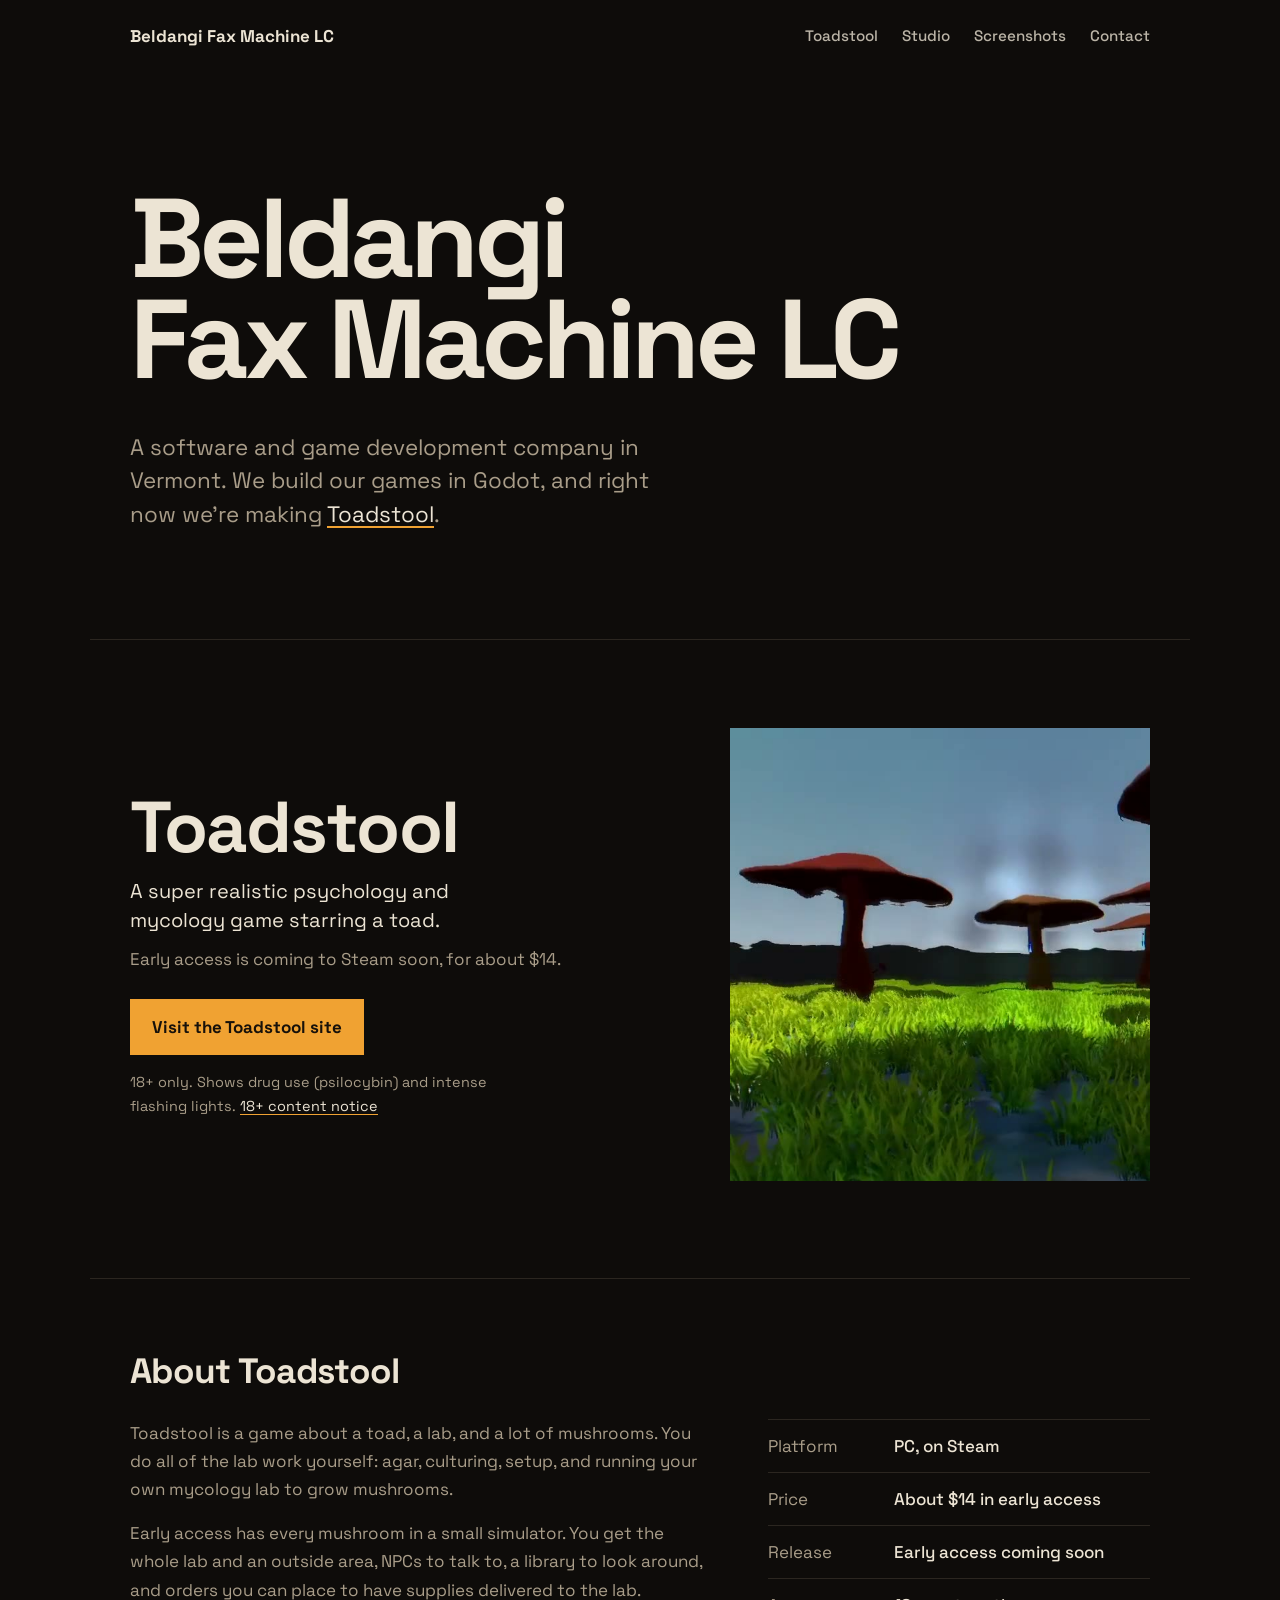
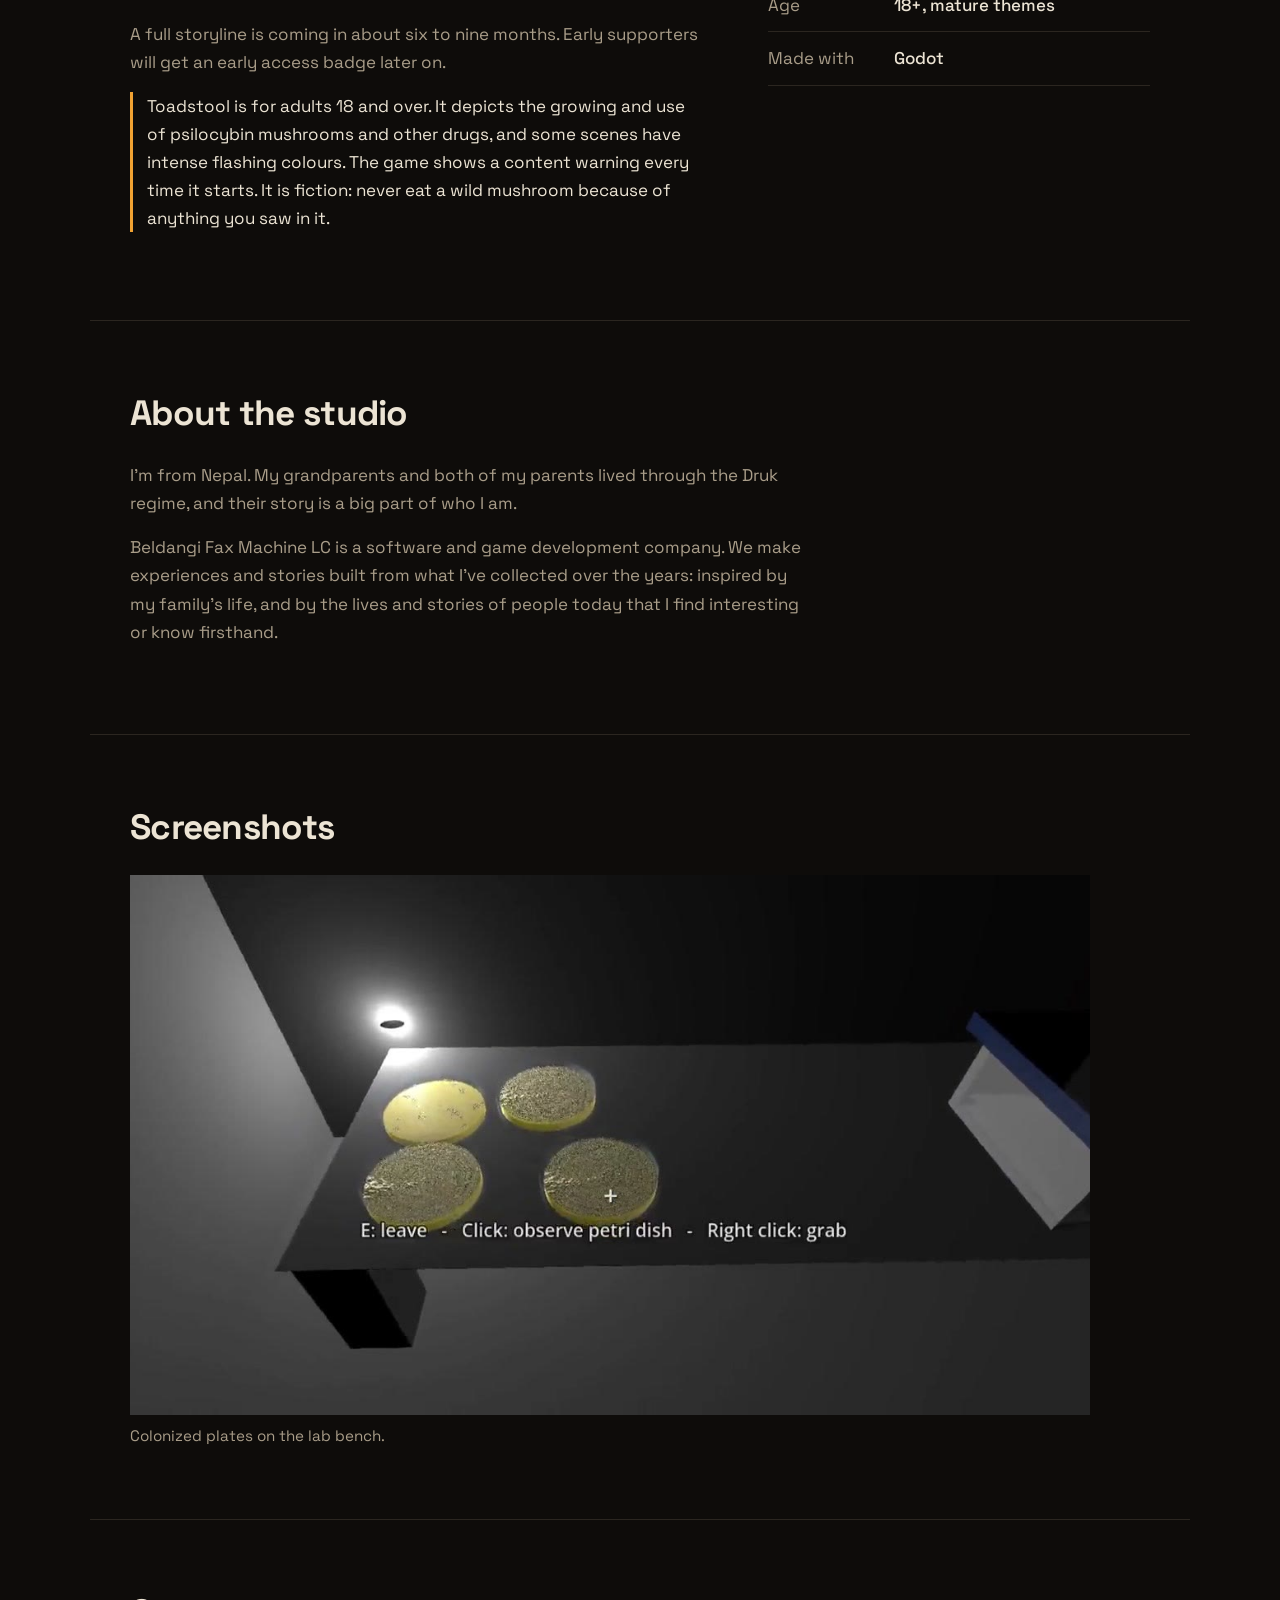
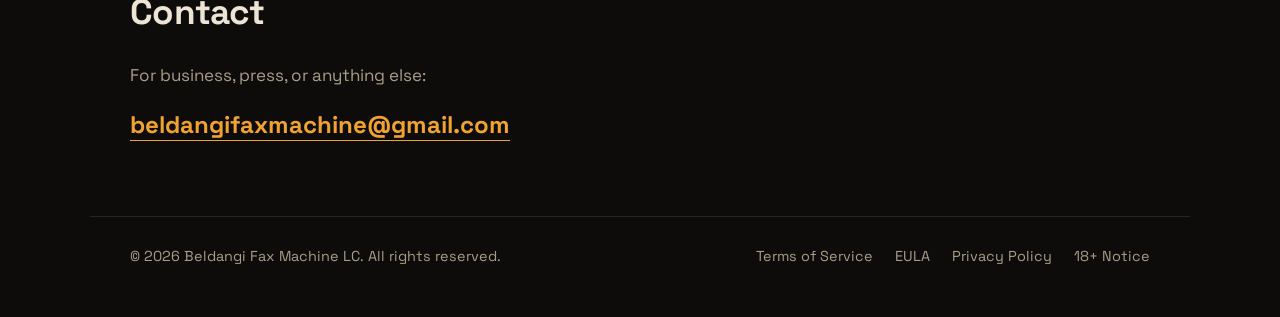
<file: index.html>
<!doctype html>
<html lang="en">
<head>
<meta charset="utf-8">
<meta name="viewport" content="width=device-width, initial-scale=1">
<title>Beldangi Fax Machine LC</title>
<meta name="description" content="Beldangi Fax Machine LC is a software and game development company in Vermont making Toadstool, a super realistic psychology and mycology game for adults 18+.">
<meta name="theme-color" content="#0e0c0a">
<meta name="color-scheme" content="dark">
<link rel="icon" href="favicon.svg" type="image/svg+xml">
<meta property="og:title" content="Beldangi Fax Machine LC">
<meta property="og:description" content="Makers of Toadstool, a super realistic psychology and mycology game starring a toad.">
<meta property="og:image" content="https://beldangifaxmachine.com/media/plates.jpg">
<meta property="og:type" content="website">
<meta name="twitter:card" content="summary_large_image">
<link rel="preconnect" href="https://fonts.googleapis.com">
<link rel="preconnect" href="https://fonts.gstatic.com" crossorigin>
<link href="https://fonts.googleapis.com/css2?family=Space+Grotesk:wght@400;500;700&display=swap" rel="stylesheet">
<link rel="stylesheet" href="styles.css">
</head>
<body>

<header class="top">
  <a class="studio" href="./">Beldangi Fax Machine LC</a>
  <nav aria-label="Sections">
    <a href="#toadstool">Toadstool</a>
    <a href="#studio">Studio</a>
    <a href="#screens">Screenshots</a>
    <a href="#contact">Contact</a>
  </nav>
</header>

<main>
  <section class="title-space">
    <h1><span>Beldangi</span> <span>Fax Machine LC</span></h1>
    <p class="title-line">A software and game development company in Vermont. We build our games in Godot,
    and right now we&rsquo;re making <a href="#toadstool">Toadstool</a>.</p>
  </section>

  <section class="hero" id="toadstool" aria-labelledby="game-title">
    <div class="hero-media">
      <video src="media/world.mp4" poster="media/world.jpg" width="630" height="680"
             muted loop playsinline autoplay preload="metadata"
             aria-label="Walking through a field of giant mushrooms in Toadstool."></video>
    </div>
    <div class="hero-text">
      <h2 id="game-title">Toadstool</h2>
      <p class="lede">A super realistic psychology and mycology game starring a toad.</p>
      <p class="when">Early access is coming to Steam soon, for about $14.</p>
      <a class="btn" href="https://bahun-ko-ckusi.github.io/toadstoolweblink/">Visit the Toadstool site</a>
      <p class="age-note">18+ only. Shows drug use (psilocybin) and intense flashing lights. <a href="age.html">18+ content notice</a></p>
    </div>
  </section>

  <section class="block" id="about-game">
    <h2>About Toadstool</h2>
    <div class="about">
      <div class="about-text">
        <p>Toadstool is a game about a toad, a lab, and a lot of mushrooms. You do all
        of the lab work yourself: agar, culturing, setup, and running your own mycology
        lab to grow mushrooms.</p>
        <p>Early access has every mushroom in a small simulator. You get the whole lab and
        an outside area, NPCs to talk to, a library to look around, and orders you can
        place to have supplies delivered to the lab.</p>
        <p>A full storyline is coming in about six to nine months. Early supporters will
        get an early access badge later on.</p>
        <p class="age-block">Toadstool is for adults 18 and over. It depicts the growing and use of psilocybin mushrooms and other drugs, and some scenes have intense flashing colours. The game shows a content warning every time it starts. It is fiction: never eat a wild mushroom because of anything you saw in it.</p>
      </div>
      <dl class="facts">
        <div><dt>Platform</dt><dd>PC, on Steam</dd></div>
        <div><dt>Price</dt><dd>About $14 in early access</dd></div>
        <div><dt>Release</dt><dd>Early access coming soon</dd></div>
        <div><dt>Age</dt><dd>18+, mature themes</dd></div>
        <div><dt>Made with</dt><dd>Godot</dd></div>
      </dl>
    </div>
  </section>

  <section class="block" id="studio">
    <h2>About the studio</h2>
    <div class="about-text">
      <p>I&rsquo;m from Nepal. My grandparents and both of my parents lived through
      the Druk regime, and their story is a big part of who I am.</p>
      <p>Beldangi Fax Machine LC is a software and game development company. We make
      experiences and stories built from what I&rsquo;ve collected over the years:
      inspired by my family&rsquo;s life, and by the lives and stories of people today
      that I find interesting or know firsthand.</p>
    </div>
  </section>

  <section class="block" id="screens">
    <h2>Screenshots</h2>
    <ul class="shots">
      <li>
        <button class="shot" type="button" aria-label="View larger: colonized plates on the lab bench">
          <img src="media/plates.jpg" width="1280" height="656" loading="lazy" decoding="async"
               alt="Four colonized petri dishes on a lab bench under a ceiling light.">
        </button>
        <p>Colonized plates on the lab bench.</p>
      </li>
    </ul>
  </section>

  <section class="block" id="contact">
    <h2>Contact</h2>
    <p>For business, press, or anything else:</p>
    <a class="mail" href="mailto:beldangifaxmachine@gmail.com">beldangifaxmachine@gmail.com</a>
  </section>
</main>

<footer class="foot">
  <nav class="foot-links" aria-label="Legal">
    <a href="terms.html">Terms of Service</a>
    <a href="eula.html">EULA</a>
    <a href="privacy.html">Privacy Policy</a>
    <a href="age.html">18+ Notice</a>
  </nav>
  <p>&copy; <span id="year">2026</span> Beldangi Fax Machine LC. All rights reserved.</p>
</footer>

<dialog class="viewer" aria-label="Screenshot">
  <form method="dialog"><button class="close" aria-label="Close">Close</button></form>
  <div class="viewer-media"></div>
</dialog>

<script>
  document.getElementById('year').textContent = new Date().getFullYear();

  // Loops pause off-screen, and stay still for people who asked for less motion.
  const loops = document.querySelectorAll('video');
  if (matchMedia('(prefers-reduced-motion: reduce)').matches) {
    loops.forEach(v => { v.removeAttribute('autoplay'); v.pause(); });
  } else if ('IntersectionObserver' in window) {
    const io = new IntersectionObserver(es => es.forEach(e => {
      if (e.isIntersecting) e.target.play().catch(() => {}); else e.target.pause();
    }), { threshold: 0.15 });
    loops.forEach(v => io.observe(v));
  }

  // Click a screenshot to see it large.
  const viewer = document.querySelector('.viewer');
  const slot = viewer.querySelector('.viewer-media');
  document.querySelectorAll('.shot').forEach(btn => {
    btn.addEventListener('click', () => {
      const src = btn.querySelector('img, video');
      const big = src.cloneNode(true);
      big.removeAttribute('loading');
      big.removeAttribute('aria-hidden');
      if (big.tagName === 'VIDEO') { big.controls = true; big.muted = true; big.autoplay = true; }
      slot.replaceChildren(big);
      if (typeof viewer.showModal === 'function') viewer.showModal();
      if (big.tagName === 'VIDEO') big.play().catch(() => {});
    });
  });
  viewer.addEventListener('click', e => { if (e.target === viewer) viewer.close(); });
  viewer.addEventListener('close', () => slot.replaceChildren());
</script>
</body>
</html>
</file>
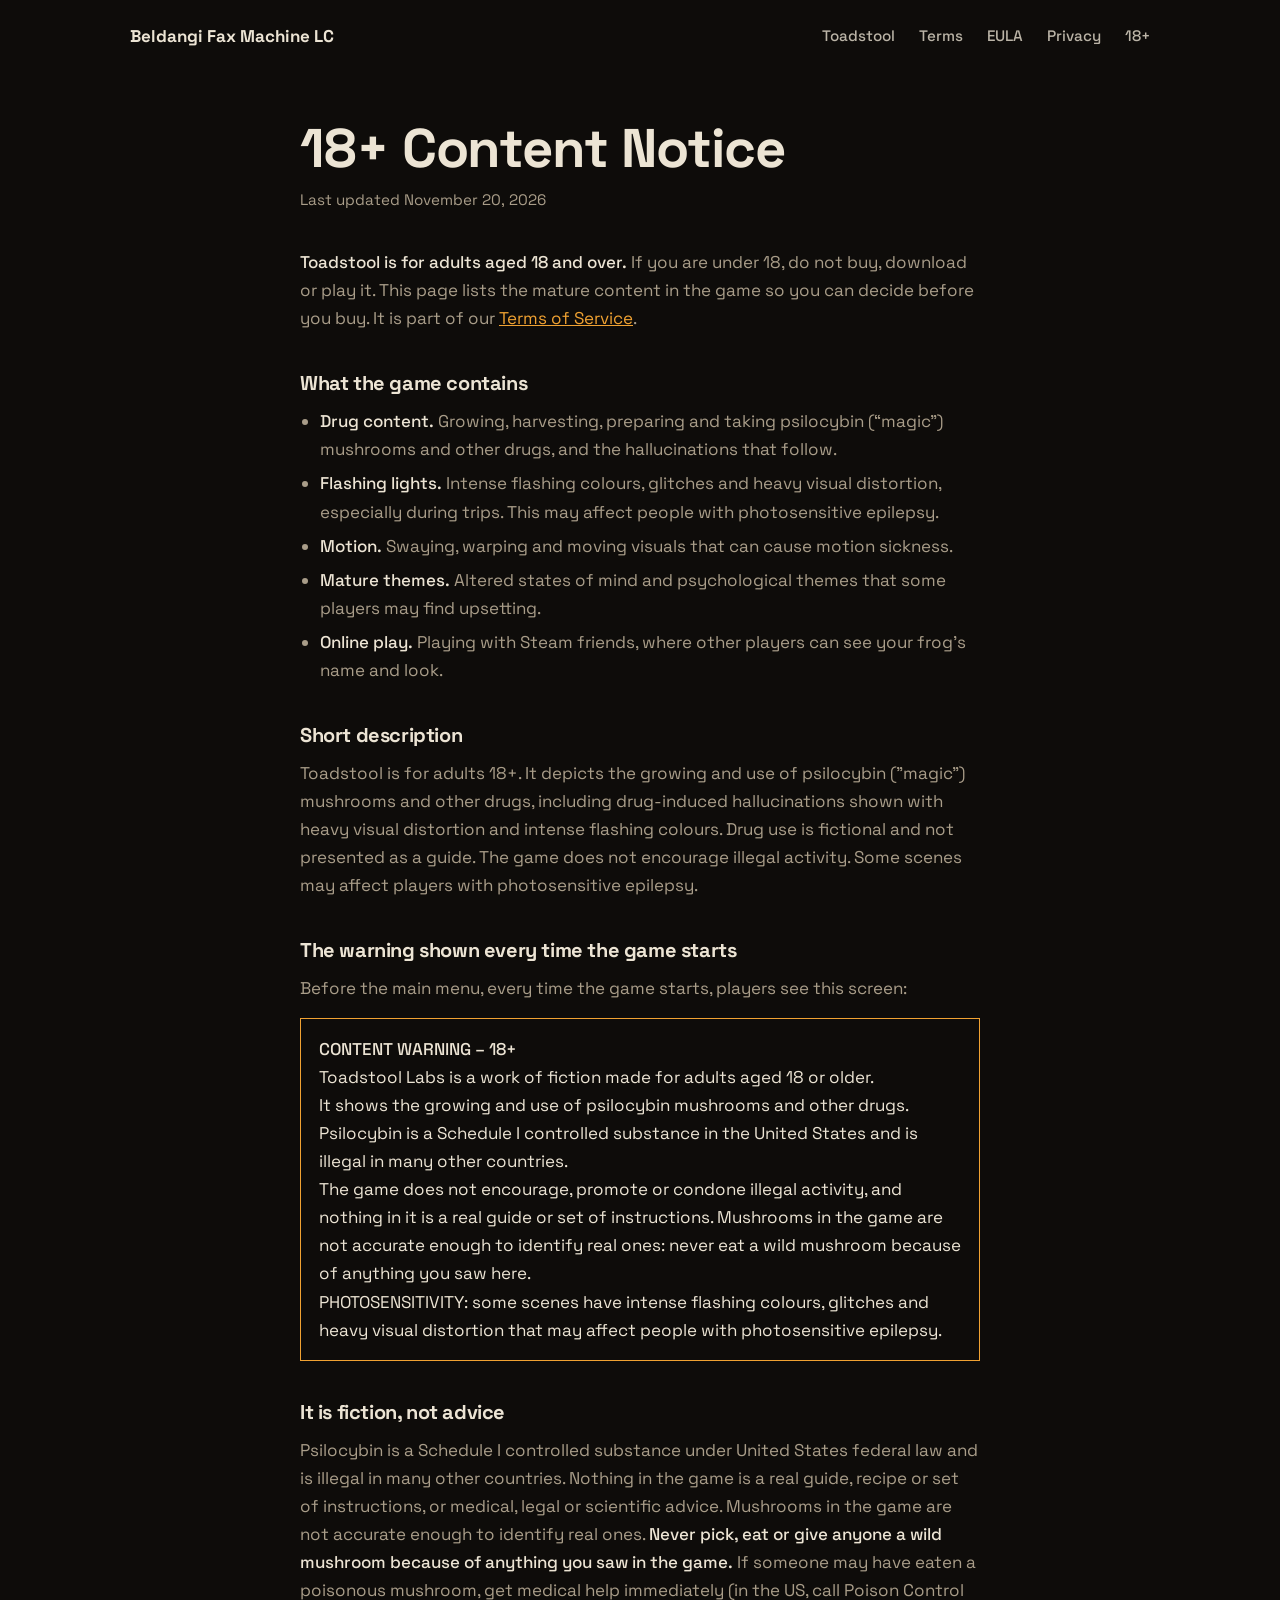
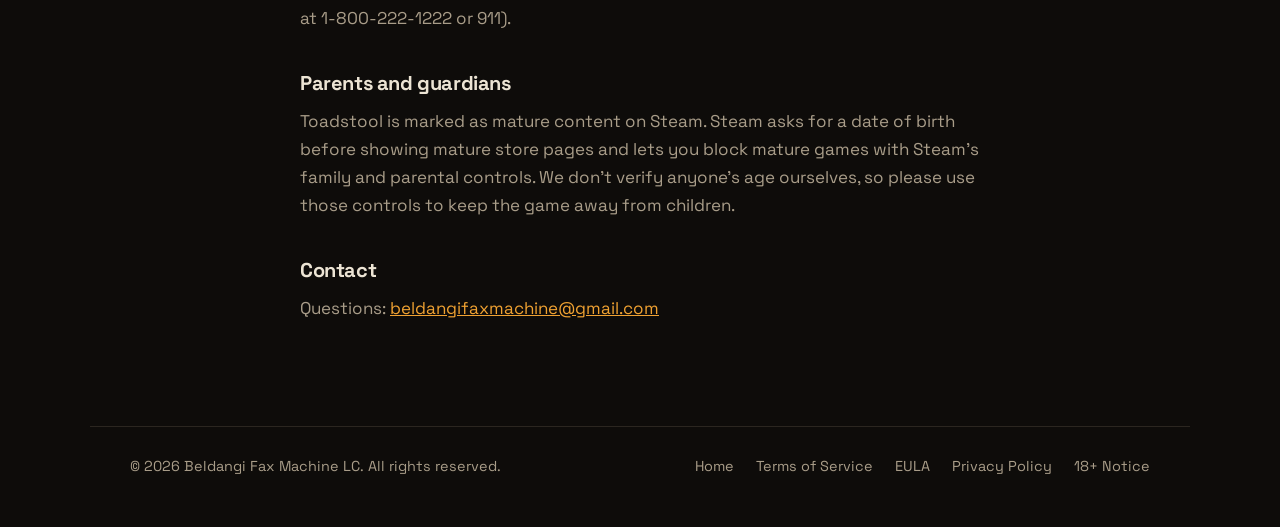
<file: age.html>
<!doctype html>
<html lang="en">
<head>
<meta charset="utf-8">
<meta name="viewport" content="width=device-width, initial-scale=1">
<meta name="theme-color" content="#0e0c0a">
<meta name="color-scheme" content="dark">
<title>18+ Content Notice — Beldangi Fax Machine LC</title>
<meta name="description" content="18+ Content Notice for Toadstool and the Beldangi Fax Machine LC websites.">
<link rel="icon" href="favicon.svg" type="image/svg+xml">
<link rel="preconnect" href="https://fonts.googleapis.com">
<link rel="preconnect" href="https://fonts.gstatic.com" crossorigin>
<link href="https://fonts.googleapis.com/css2?family=Space+Grotesk:wght@400;500;700&display=swap" rel="stylesheet">
<link rel="stylesheet" href="styles.css">
</head>
<body>
<header class="top">
  <a class="studio" href="./">Beldangi Fax Machine LC</a>
  <nav aria-label="Pages">
    <a href="./#toadstool">Toadstool</a>
    <a href="terms.html">Terms</a>
    <a href="eula.html">EULA</a>
    <a href="privacy.html">Privacy</a>
    <a href="age.html">18+</a>
  </nav>
</header>

<main class="doc">
  <h1>18+ Content Notice</h1>
  <p class="updated">Last updated November 20, 2026</p>
  <p><strong>Toadstool is for adults aged 18 and over.</strong> If you are under 18, do not buy,
  download or play it. This page lists the mature content in the game so you can decide before you
  buy. It is part of our <a href="terms.html">Terms of Service</a>.</p>

  <h2 id="contains">What the game contains</h2>
  <ul>
    <li><strong>Drug content.</strong> Growing, harvesting, preparing and taking psilocybin
    (&ldquo;magic&rdquo;) mushrooms and other drugs, and the hallucinations that follow.</li>
    <li><strong>Flashing lights.</strong> Intense flashing colours, glitches and heavy visual
    distortion, especially during trips. This may affect people with photosensitive epilepsy.</li>
    <li><strong>Motion.</strong> Swaying, warping and moving visuals that can cause motion
    sickness.</li>
    <li><strong>Mature themes.</strong> Altered states of mind and psychological themes that some
    players may find upsetting.</li>
    <li><strong>Online play.</strong> Playing with Steam friends, where other players can see your
    frog&rsquo;s name and look.</li>
  </ul>

  <h2 id="summary">Short description</h2>
  <p>Toadstool is for adults 18+. It depicts the growing and use of psilocybin ("magic") mushrooms and other drugs, including drug-induced hallucinations shown with heavy visual distortion and intense flashing colours. Drug use is fictional and not presented as a guide. The game does not encourage illegal activity. Some scenes may affect players with photosensitive epilepsy.</p>

  <h2 id="in-game">The warning shown every time the game starts</h2>
  <p>Before the main menu, every time the game starts, players see this screen:</p>

  <div class="notice" role="note">
    <p><strong>CONTENT WARNING &ndash; 18+</strong></p>
    <p>Toadstool Labs is a work of fiction made for adults aged 18 or older.</p>
    <p>It shows the growing and use of psilocybin mushrooms and other drugs. Psilocybin is a
    Schedule I controlled substance in the United States and is illegal in many other countries.</p>
    <p>The game does not encourage, promote or condone illegal activity, and nothing in it is a real
    guide or set of instructions. Mushrooms in the game are not accurate enough to identify real ones:
    never eat a wild mushroom because of anything you saw here.</p>
    <p>PHOTOSENSITIVITY: some scenes have intense flashing colours, glitches and heavy visual
    distortion that may affect people with photosensitive epilepsy.</p>
  </div>


  <h2 id="fiction">It is fiction, not advice</h2>
  <p>Psilocybin is a Schedule I controlled substance under United States federal law and is
  illegal in many other countries. Nothing in the game is a real guide, recipe or set of
  instructions, or medical, legal or scientific advice. Mushrooms in the game are not accurate
  enough to identify real ones. <strong>Never pick, eat or give anyone a wild mushroom because of
  anything you saw in the game.</strong> If someone may have eaten a poisonous mushroom, get medical
  help immediately (in the US, call Poison Control at 1-800-222-1222 or 911).</p>

  <h2 id="parents">Parents and guardians</h2>
  <p>Toadstool is marked as mature content on Steam. Steam asks for a date of birth before showing
  mature store pages and lets you block mature games with Steam&rsquo;s family and parental
  controls. We don&rsquo;t verify anyone&rsquo;s age ourselves, so please use those controls to keep
  the game away from children.</p>

  <h2 id="contact">Contact</h2>
  <p>Questions: <a href="mailto:beldangifaxmachine@gmail.com">beldangifaxmachine@gmail.com</a></p>
</main>

<footer class="foot">
  <nav class="foot-links" aria-label="Legal">
    <a href="./">Home</a>
    <a href="terms.html">Terms of Service</a>
    <a href="eula.html">EULA</a>
    <a href="privacy.html">Privacy Policy</a>
    <a href="age.html">18+ Notice</a>
  </nav>
  <p>&copy; 2026 Beldangi Fax Machine LC. All rights reserved.</p>
</footer>
</body>
</html>
</file>
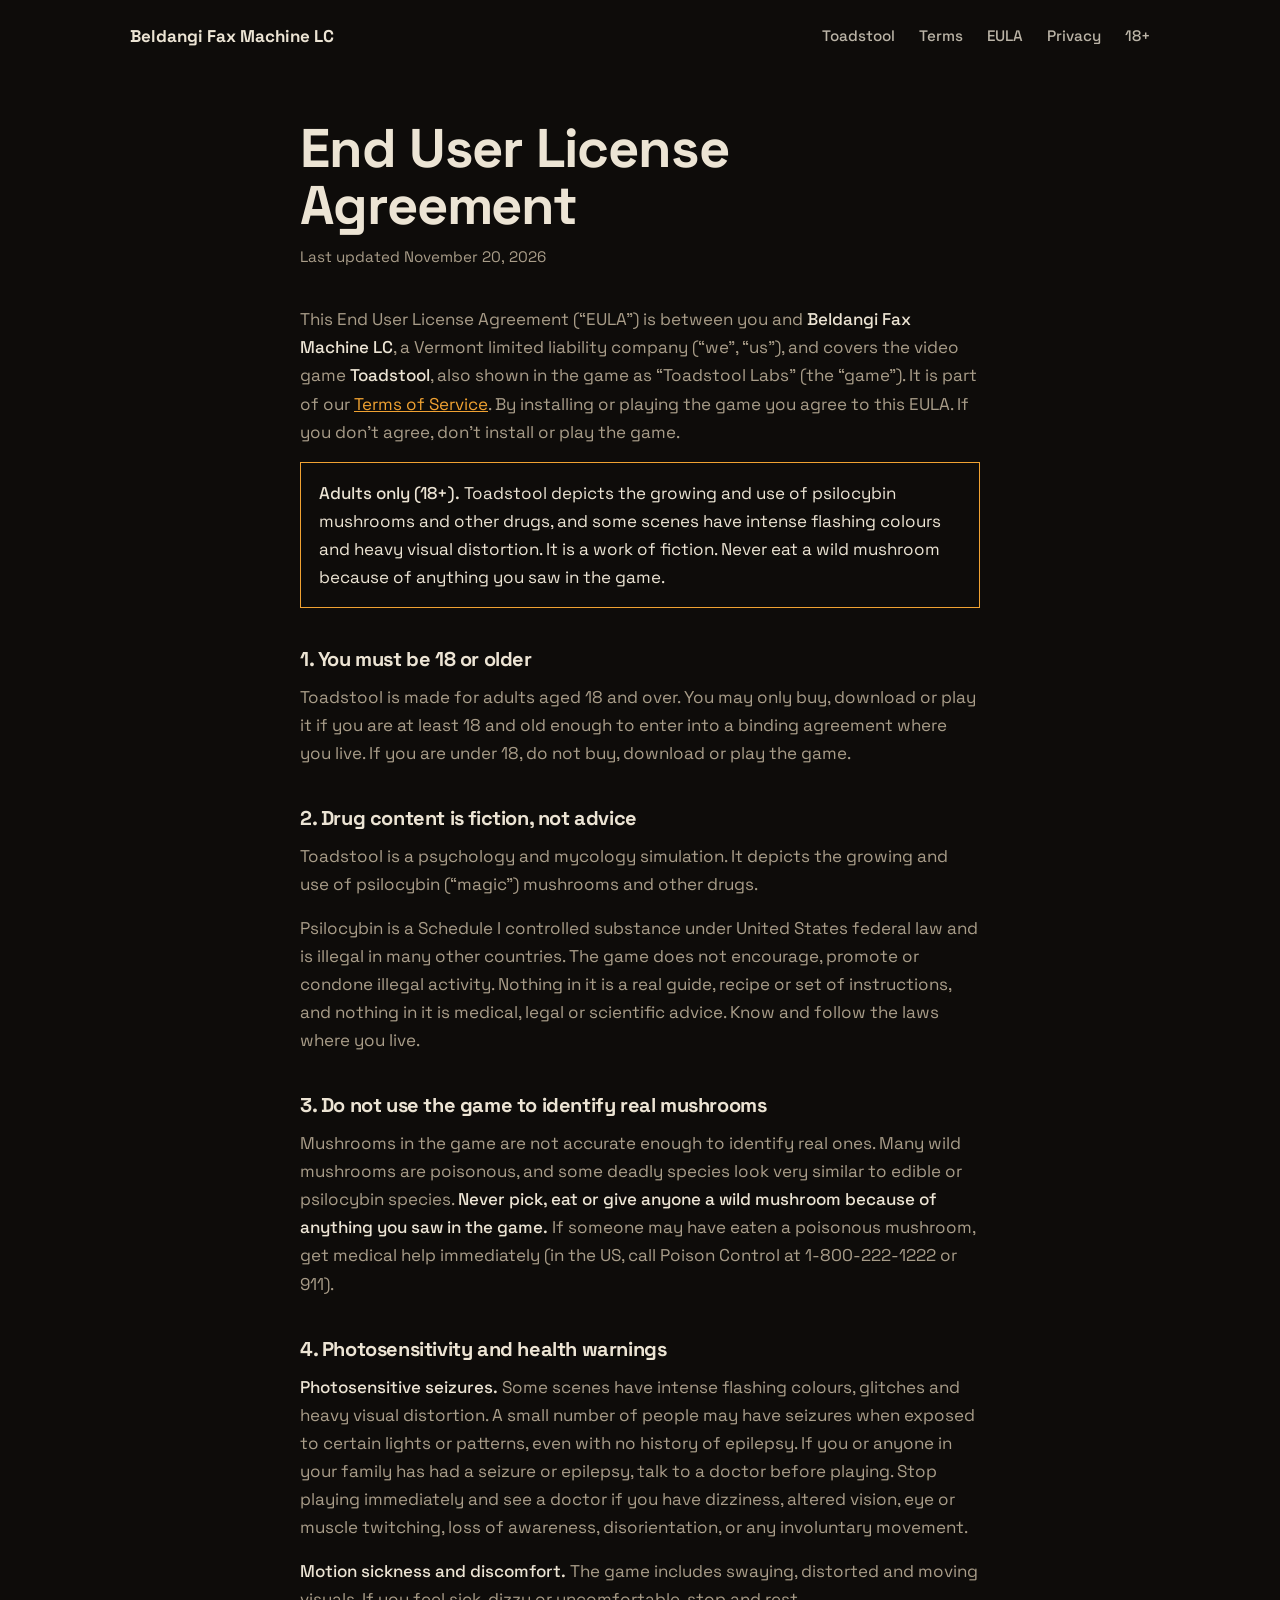
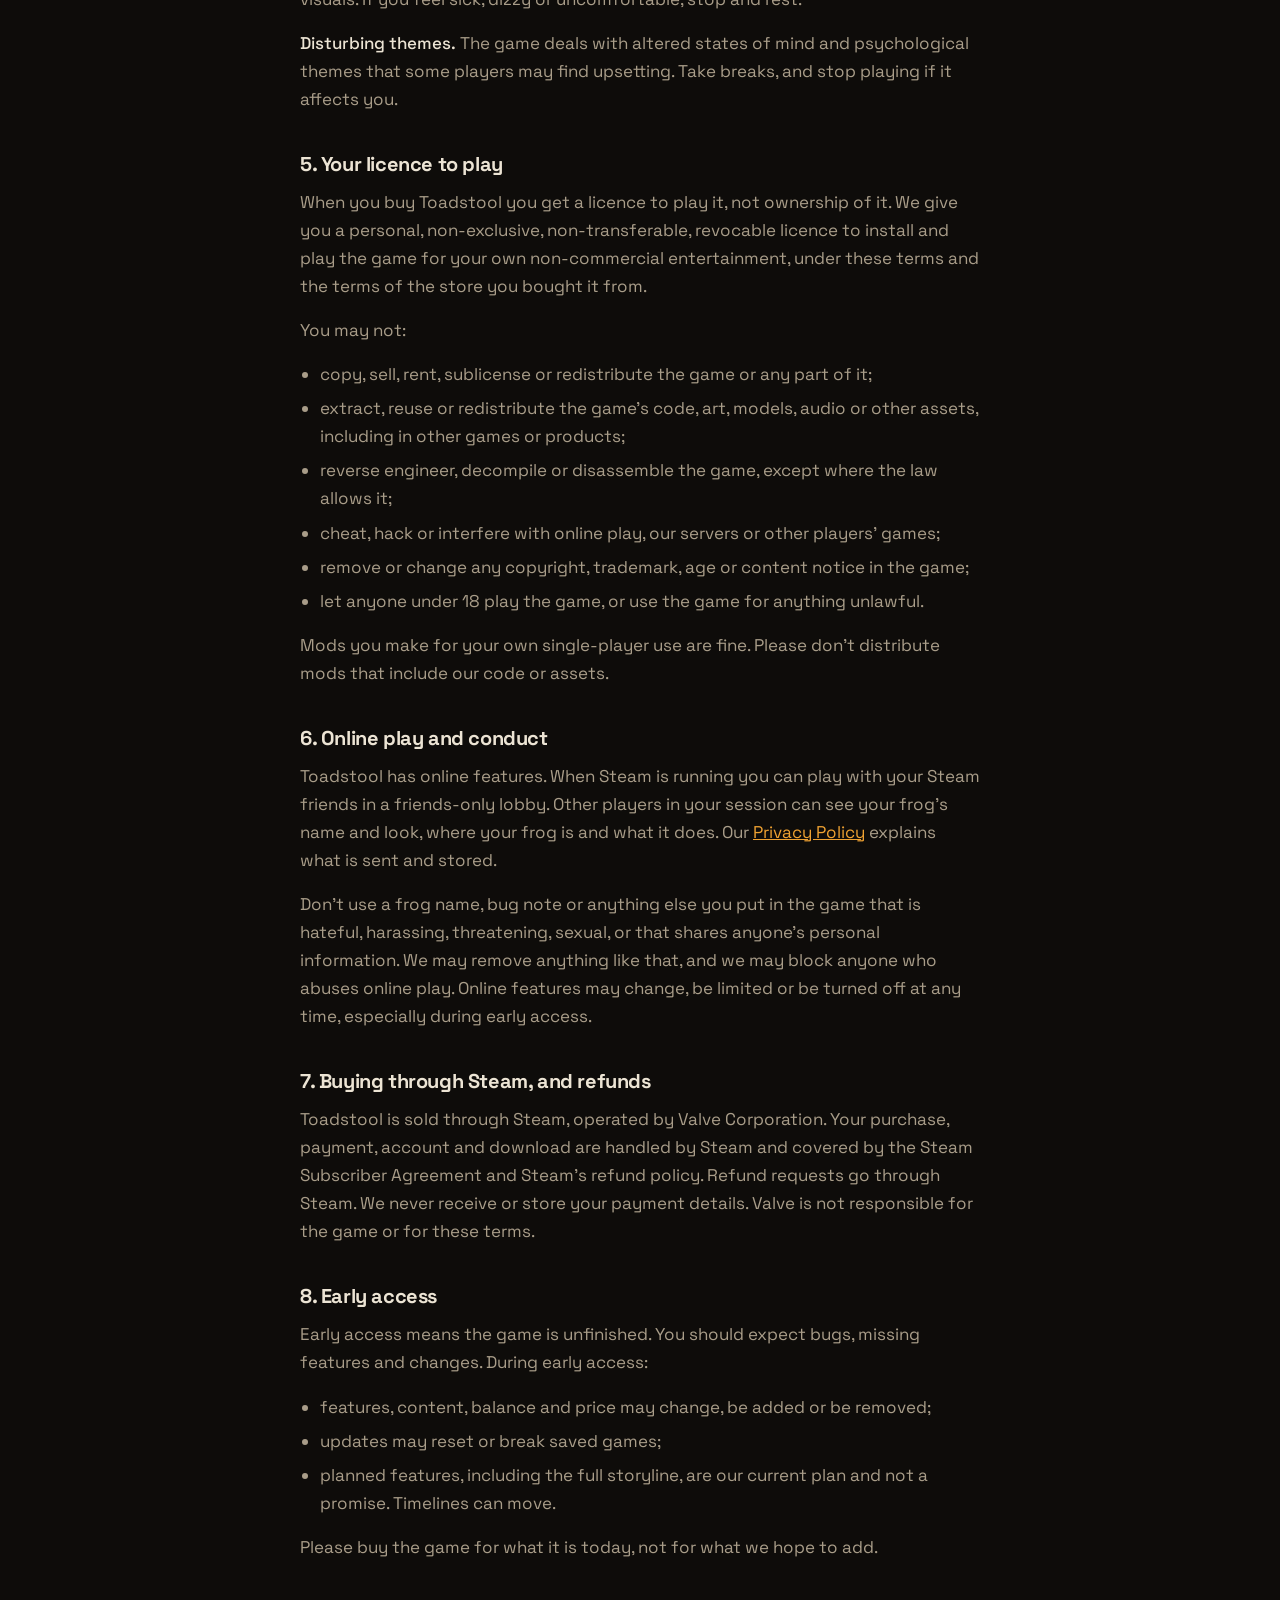
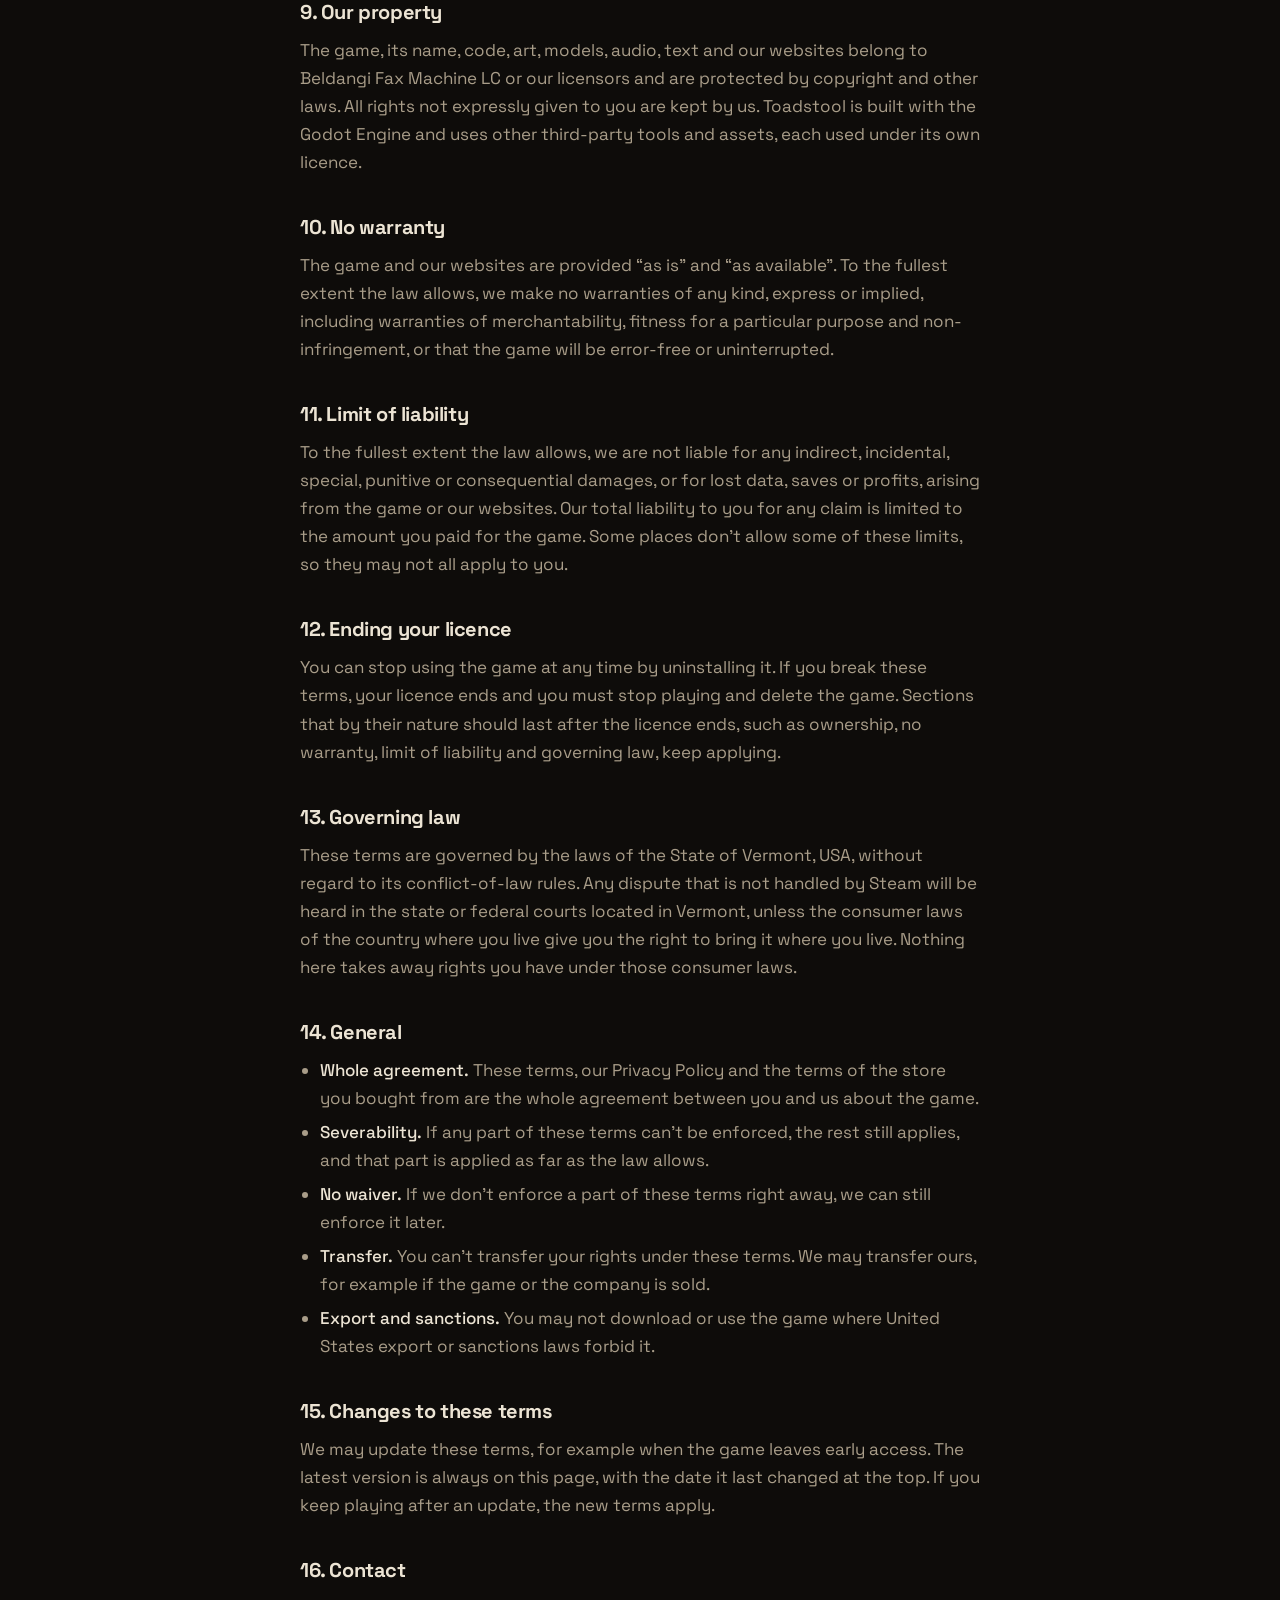
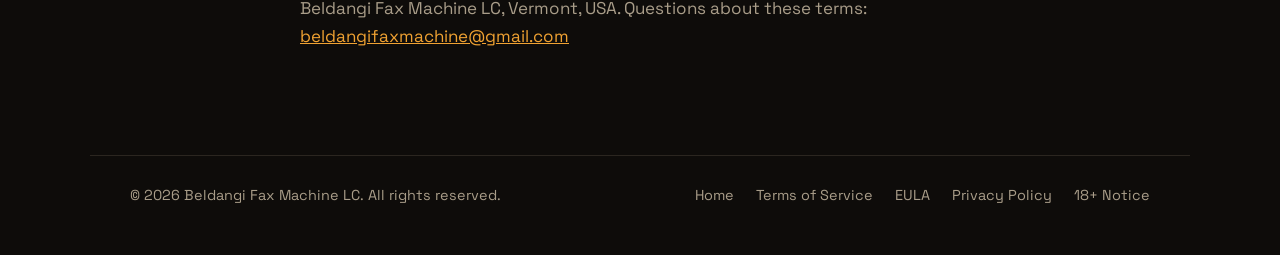
<file: eula.html>
<!doctype html>
<html lang="en">
<head>
<meta charset="utf-8">
<meta name="viewport" content="width=device-width, initial-scale=1">
<meta name="theme-color" content="#0e0c0a">
<meta name="color-scheme" content="dark">
<title>End User License Agreement — Beldangi Fax Machine LC</title>
<meta name="description" content="End User License Agreement for Toadstool and the Beldangi Fax Machine LC websites.">
<link rel="icon" href="favicon.svg" type="image/svg+xml">
<link rel="preconnect" href="https://fonts.googleapis.com">
<link rel="preconnect" href="https://fonts.gstatic.com" crossorigin>
<link href="https://fonts.googleapis.com/css2?family=Space+Grotesk:wght@400;500;700&display=swap" rel="stylesheet">
<link rel="stylesheet" href="styles.css">
</head>
<body>
<header class="top">
  <a class="studio" href="./">Beldangi Fax Machine LC</a>
  <nav aria-label="Pages">
    <a href="./#toadstool">Toadstool</a>
    <a href="terms.html">Terms</a>
    <a href="eula.html">EULA</a>
    <a href="privacy.html">Privacy</a>
    <a href="age.html">18+</a>
  </nav>
</header>

<main class="doc">
  <h1>End User License Agreement</h1>
  <p class="updated">Last updated November 20, 2026</p>
  <p>This End User License Agreement (&ldquo;EULA&rdquo;) is between you and <strong>Beldangi Fax
  Machine LC</strong>, a Vermont limited liability company (&ldquo;we&rdquo;, &ldquo;us&rdquo;),
  and covers the video game <strong>Toadstool</strong>, also shown in the game as &ldquo;Toadstool
  Labs&rdquo; (the &ldquo;game&rdquo;). It is part of our <a href="terms.html">Terms of
  Service</a>. By installing or playing the game you agree to this EULA. If you don&rsquo;t agree,
  don&rsquo;t install or play the game.</p>

  <div class="notice" role="note">
    <p><strong>Adults only (18+).</strong> Toadstool depicts the growing and use of psilocybin
    mushrooms and other drugs, and some scenes have intense flashing colours and heavy visual
    distortion. It is a work of fiction. Never eat a wild mushroom because of anything you saw in
    the game.</p>
  </div>

  <h2 id="age">1. You must be 18 or older</h2>
  <p>Toadstool is made for adults aged 18 and over. You may only buy, download or play it if you
  are at least 18 and old enough to enter into a binding agreement where you live. If you are under
  18, do not buy, download or play the game.</p>

  <h2 id="content">2. Drug content is fiction, not advice</h2>
  <p>Toadstool is a psychology and mycology simulation. It depicts the growing and use of
  psilocybin (&ldquo;magic&rdquo;) mushrooms and other drugs.</p>
  <p>Psilocybin is a Schedule I controlled substance under United States federal law and is
  illegal in many other countries. The game does not encourage, promote or condone illegal
  activity. Nothing in it is a real guide, recipe or set of instructions, and nothing in it is
  medical, legal or scientific advice. Know and follow the laws where you live.</p>

  <h2 id="mushrooms">3. Do not use the game to identify real mushrooms</h2>
  <p>Mushrooms in the game are not accurate enough to identify real ones. Many wild mushrooms are
  poisonous, and some deadly species look very similar to edible or psilocybin species.
  <strong>Never pick, eat or give anyone a wild mushroom because of anything you saw in the
  game.</strong> If someone may have eaten a poisonous mushroom, get medical help immediately (in
  the US, call Poison Control at 1-800-222-1222 or 911).</p>

  <h2 id="health">4. Photosensitivity and health warnings</h2>
  <p><strong>Photosensitive seizures.</strong> Some scenes have intense flashing colours, glitches
  and heavy visual distortion. A small number of people may have seizures when exposed to certain
  lights or patterns, even with no history of epilepsy. If you or anyone in your family has had a
  seizure or epilepsy, talk to a doctor before playing. Stop playing immediately and see a doctor
  if you have dizziness, altered vision, eye or muscle twitching, loss of awareness,
  disorientation, or any involuntary movement.</p>
  <p><strong>Motion sickness and discomfort.</strong> The game includes swaying, distorted and
  moving visuals. If you feel sick, dizzy or uncomfortable, stop and rest.</p>
  <p><strong>Disturbing themes.</strong> The game deals with altered states of mind and
  psychological themes that some players may find upsetting. Take breaks, and stop playing if it
  affects you.</p>

  <h2 id="license">5. Your licence to play</h2>
  <p>When you buy Toadstool you get a licence to play it, not ownership of it. We give you a
  personal, non-exclusive, non-transferable, revocable licence to install and play the game for
  your own non-commercial entertainment, under these terms and the terms of the store you bought
  it from.</p>
  <p>You may not:</p>
  <ul>
    <li>copy, sell, rent, sublicense or redistribute the game or any part of it;</li>
    <li>extract, reuse or redistribute the game&rsquo;s code, art, models, audio or other assets,
    including in other games or products;</li>
    <li>reverse engineer, decompile or disassemble the game, except where the law allows it;</li>
    <li>cheat, hack or interfere with online play, our servers or other players&rsquo; games;</li>
    <li>remove or change any copyright, trademark, age or content notice in the game;</li>
    <li>let anyone under 18 play the game, or use the game for anything unlawful.</li>
  </ul>
  <p>Mods you make for your own single-player use are fine. Please don&rsquo;t distribute mods that
  include our code or assets.</p>

  <h2 id="online">6. Online play and conduct</h2>
  <p>Toadstool has online features. When Steam is running you can play with your Steam friends in
  a friends-only lobby. Other players in your session can see your frog&rsquo;s name and look,
  where your frog is and what it does. Our <a href="privacy.html">Privacy Policy</a> explains what
  is sent and stored.</p>
  <p>Don&rsquo;t use a frog name, bug note or anything else you put in the game that is hateful,
  harassing, threatening, sexual, or that shares anyone&rsquo;s personal information. We may remove
  anything like that, and we may block anyone who abuses online play. Online features may change,
  be limited or be turned off at any time, especially during early access.</p>

  <h2 id="steam">7. Buying through Steam, and refunds</h2>
  <p>Toadstool is sold through Steam, operated by Valve Corporation. Your purchase, payment,
  account and download are handled by Steam and covered by the Steam Subscriber Agreement and
  Steam&rsquo;s refund policy. Refund requests go through Steam. We never receive or store your
  payment details. Valve is not responsible for the game or for these terms.</p>

  <h2 id="early-access">8. Early access</h2>
  <p>Early access means the game is unfinished. You should expect bugs, missing features and
  changes. During early access:</p>
  <ul>
    <li>features, content, balance and price may change, be added or be removed;</li>
    <li>updates may reset or break saved games;</li>
    <li>planned features, including the full storyline, are our current plan and not a promise.
    Timelines can move.</li>
  </ul>
  <p>Please buy the game for what it is today, not for what we hope to add.</p>

  <h2 id="ip">9. Our property</h2>
  <p>The game, its name, code, art, models, audio, text and our websites belong to Beldangi Fax
  Machine LC or our licensors and are protected by copyright and other laws. All rights not
  expressly given to you are kept by us. Toadstool is built with the Godot Engine and uses other
  third-party tools and assets, each used under its own licence.</p>

  <h2 id="warranty">10. No warranty</h2>
  <p>The game and our websites are provided &ldquo;as is&rdquo; and &ldquo;as available&rdquo;. To
  the fullest extent the law allows, we make no warranties of any kind, express or implied,
  including warranties of merchantability, fitness for a particular purpose and non-infringement,
  or that the game will be error-free or uninterrupted.</p>

  <h2 id="liability">11. Limit of liability</h2>
  <p>To the fullest extent the law allows, we are not liable for any indirect, incidental, special,
  punitive or consequential damages, or for lost data, saves or profits, arising from the game or
  our websites. Our total liability to you for any claim is limited to the amount you paid for the
  game. Some places don&rsquo;t allow some of these limits, so they may not all apply to you.</p>

  <h2 id="ending">12. Ending your licence</h2>
  <p>You can stop using the game at any time by uninstalling it. If you break these terms, your
  licence ends and you must stop playing and delete the game. Sections that by their nature should
  last after the licence ends, such as ownership, no warranty, limit of liability and governing
  law, keep applying.</p>

  <h2 id="law">13. Governing law</h2>
  <p>These terms are governed by the laws of the State of Vermont, USA, without regard to its
  conflict-of-law rules. Any dispute that is not handled by Steam will be heard in the state or
  federal courts located in Vermont, unless the consumer laws of the country where you live give
  you the right to bring it where you live. Nothing here takes away rights you have under those
  consumer laws.</p>

  <h2 id="general">14. General</h2>
  <ul>
    <li><strong>Whole agreement.</strong> These terms, our Privacy Policy and the terms of the
    store you bought from are the whole agreement between you and us about the game.</li>
    <li><strong>Severability.</strong> If any part of these terms can&rsquo;t be enforced, the rest
    still applies, and that part is applied as far as the law allows.</li>
    <li><strong>No waiver.</strong> If we don&rsquo;t enforce a part of these terms right away, we
    can still enforce it later.</li>
    <li><strong>Transfer.</strong> You can&rsquo;t transfer your rights under these terms. We may
    transfer ours, for example if the game or the company is sold.</li>
    <li><strong>Export and sanctions.</strong> You may not download or use the game where United
    States export or sanctions laws forbid it.</li>
  </ul>

  <h2 id="changes">15. Changes to these terms</h2>
  <p>We may update these terms, for example when the game leaves early access. The latest version
  is always on this page, with the date it last changed at the top. If you keep playing after an
  update, the new terms apply.</p>

  <h2 id="contact">16. Contact</h2>
  <p>Beldangi Fax Machine LC, Vermont, USA. Questions about these terms: <a href="mailto:beldangifaxmachine@gmail.com">beldangifaxmachine@gmail.com</a></p>
</main>

<footer class="foot">
  <nav class="foot-links" aria-label="Legal">
    <a href="./">Home</a>
    <a href="terms.html">Terms of Service</a>
    <a href="eula.html">EULA</a>
    <a href="privacy.html">Privacy Policy</a>
    <a href="age.html">18+ Notice</a>
  </nav>
  <p>&copy; 2026 Beldangi Fax Machine LC. All rights reserved.</p>
</footer>
</body>
</html>
</file>
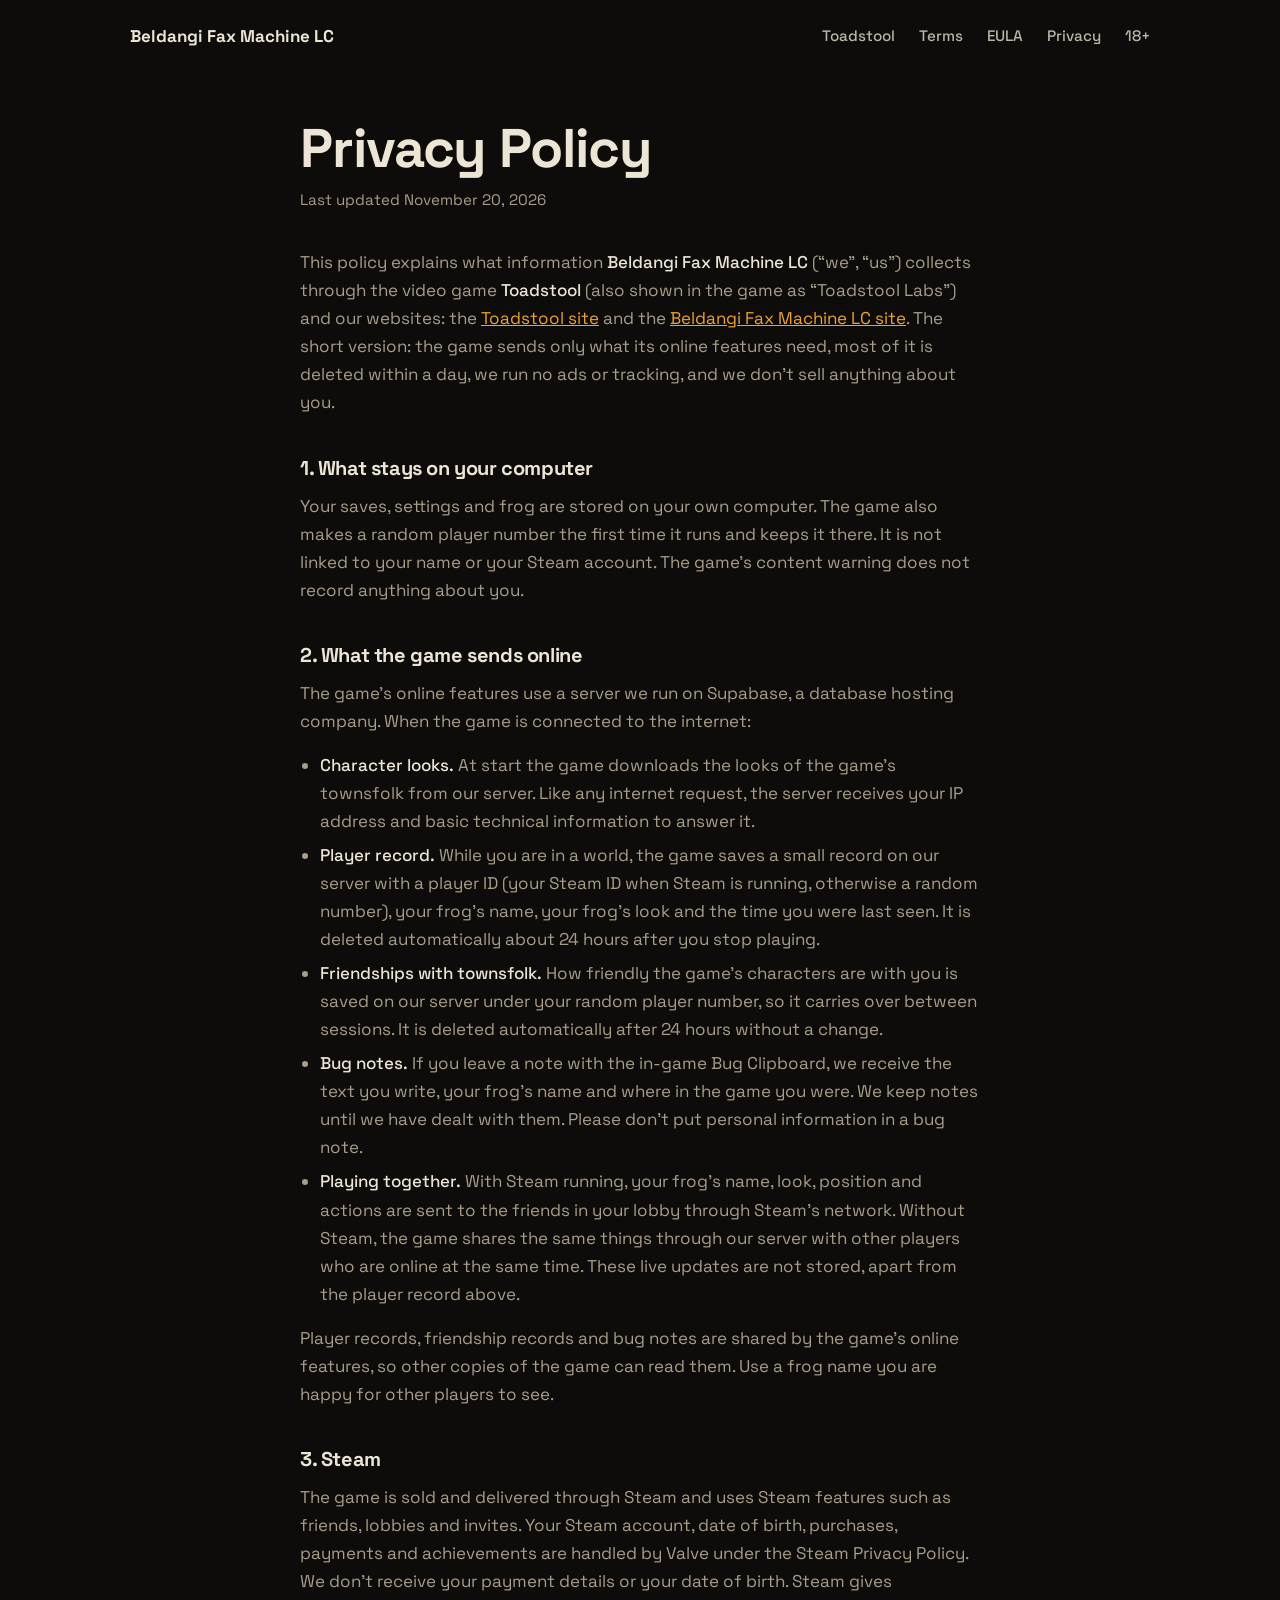
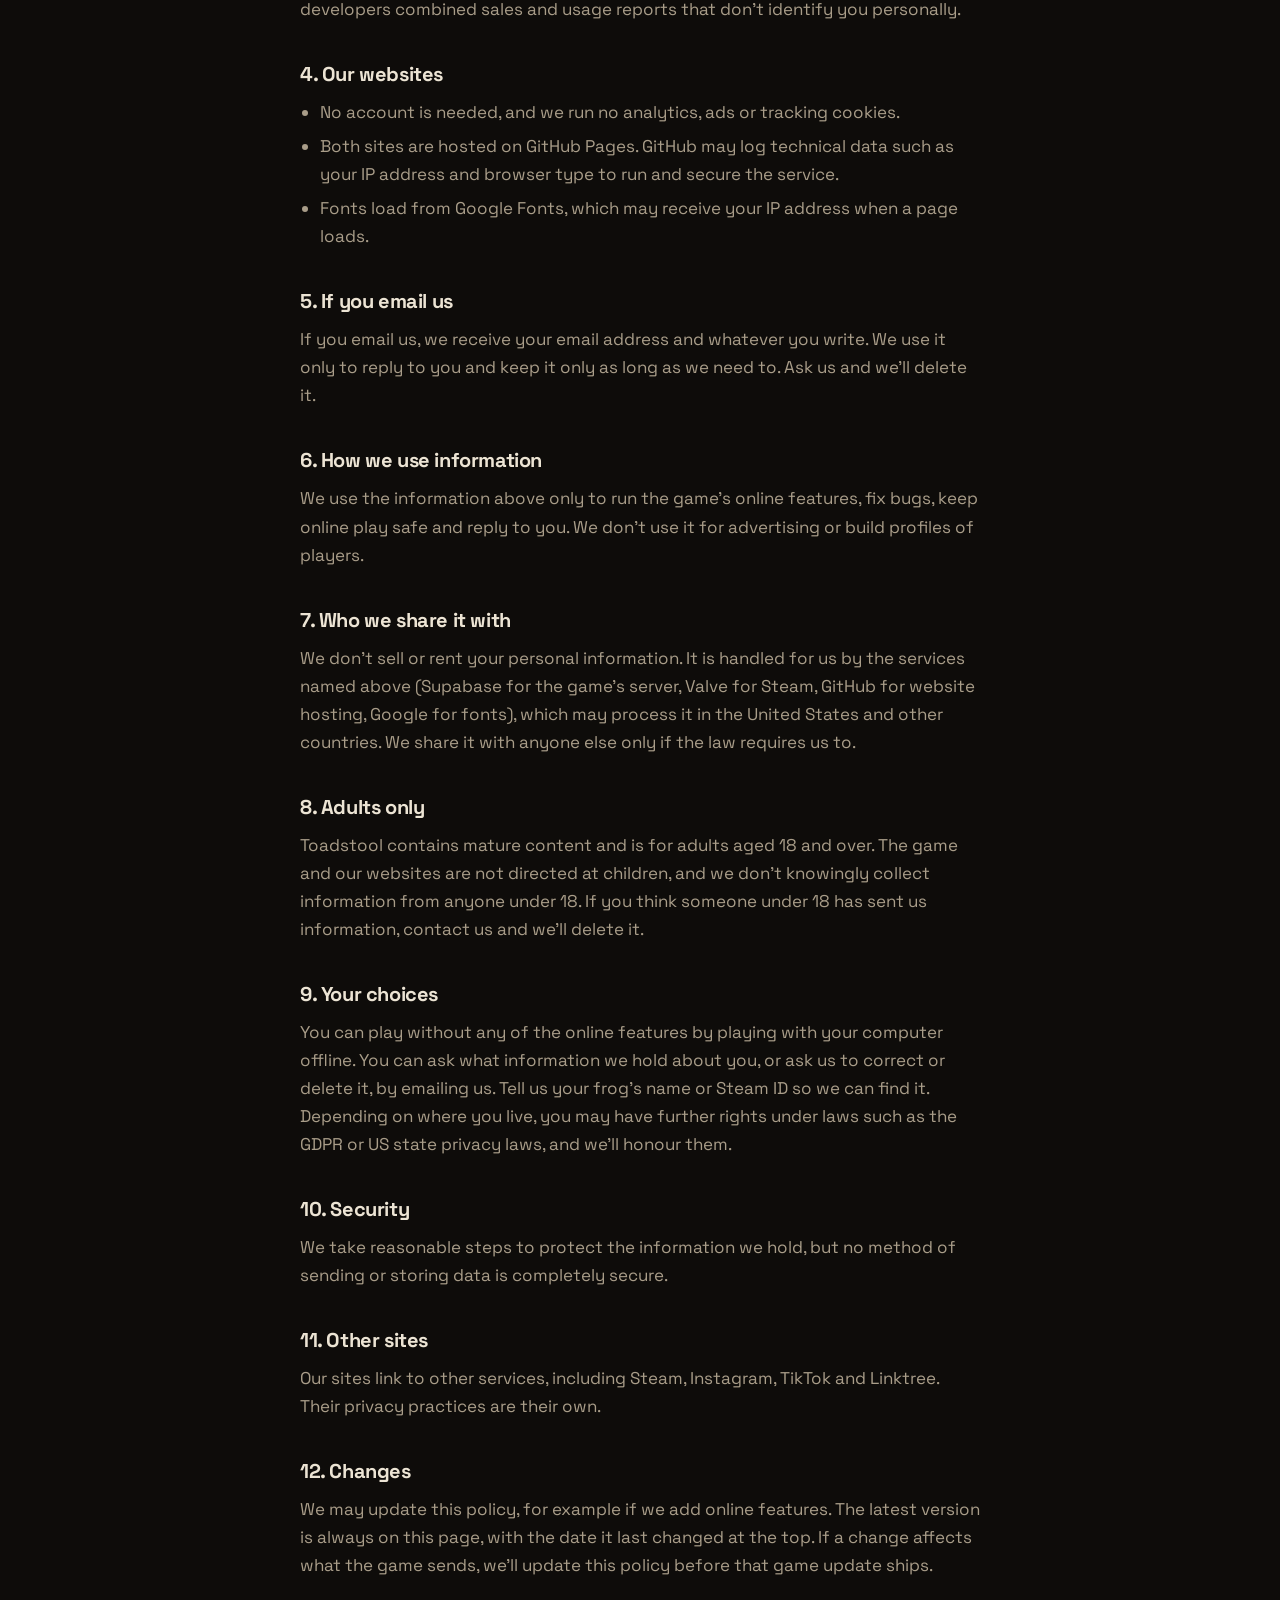
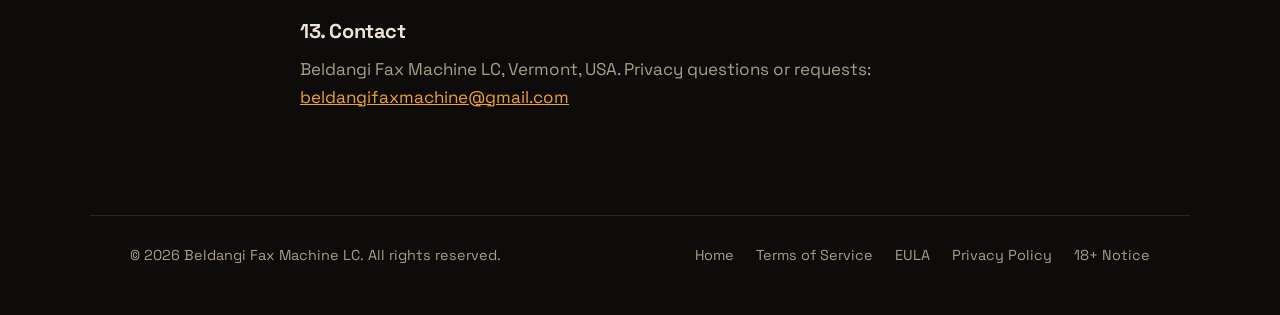
<file: privacy.html>
<!doctype html>
<html lang="en">
<head>
<meta charset="utf-8">
<meta name="viewport" content="width=device-width, initial-scale=1">
<meta name="theme-color" content="#0e0c0a">
<meta name="color-scheme" content="dark">
<title>Privacy Policy — Beldangi Fax Machine LC</title>
<meta name="description" content="Privacy Policy for Toadstool and the Beldangi Fax Machine LC websites.">
<link rel="icon" href="favicon.svg" type="image/svg+xml">
<link rel="preconnect" href="https://fonts.googleapis.com">
<link rel="preconnect" href="https://fonts.gstatic.com" crossorigin>
<link href="https://fonts.googleapis.com/css2?family=Space+Grotesk:wght@400;500;700&display=swap" rel="stylesheet">
<link rel="stylesheet" href="styles.css">
</head>
<body>
<header class="top">
  <a class="studio" href="./">Beldangi Fax Machine LC</a>
  <nav aria-label="Pages">
    <a href="./#toadstool">Toadstool</a>
    <a href="terms.html">Terms</a>
    <a href="eula.html">EULA</a>
    <a href="privacy.html">Privacy</a>
    <a href="age.html">18+</a>
  </nav>
</header>

<main class="doc">
  <h1>Privacy Policy</h1>
  <p class="updated">Last updated November 20, 2026</p>
  <p>This policy explains what information <strong>Beldangi Fax Machine LC</strong> (&ldquo;we&rdquo;,
  &ldquo;us&rdquo;) collects through the video game <strong>Toadstool</strong> (also shown in the game
  as &ldquo;Toadstool Labs&rdquo;) and our websites: the <a href="https://bahun-ko-ckusi.github.io/toadstoolweblink/">Toadstool site</a> and
  the <a href="https://beldangifaxmachine.com/">Beldangi Fax Machine LC site</a>. The short version: the game sends only
  what its online features need, most of it is deleted within a day, we run no ads or tracking,
  and we don&rsquo;t sell anything about you.</p>

  <h2 id="on-your-computer">1. What stays on your computer</h2>
  <p>Your saves, settings and frog are stored on your own computer. The game also makes a random
  player number the first time it runs and keeps it there. It is not linked to your name or your
  Steam account. The game&rsquo;s content warning does not record anything about you.</p>

  <h2 id="online">2. What the game sends online</h2>
  <p>The game&rsquo;s online features use a server we run on Supabase, a database hosting
  company. When the game is connected to the internet:</p>
  <ul>
    <li><strong>Character looks.</strong> At start the game downloads the looks of the
    game&rsquo;s townsfolk from our server. Like any internet request, the server receives your IP
    address and basic technical information to answer it.</li>
    <li><strong>Player record.</strong> While you are in a world, the game saves a small record on
    our server with a player ID (your Steam ID when Steam is running, otherwise a random number),
    your frog&rsquo;s name, your frog&rsquo;s look and the time you were last seen. It is deleted
    automatically about 24 hours after you stop playing.</li>
    <li><strong>Friendships with townsfolk.</strong> How friendly the game&rsquo;s characters are
    with you is saved on our server under your random player number, so it carries over between
    sessions. It is deleted automatically after 24 hours without a change.</li>
    <li><strong>Bug notes.</strong> If you leave a note with the in-game Bug Clipboard, we receive
    the text you write, your frog&rsquo;s name and where in the game you were. We keep notes until
    we have dealt with them. Please don&rsquo;t put personal information in a bug note.</li>
    <li><strong>Playing together.</strong> With Steam running, your frog&rsquo;s name, look,
    position and actions are sent to the friends in your lobby through Steam&rsquo;s network.
    Without Steam, the game shares the same things through our server with other players who are
    online at the same time. These live updates are not stored, apart from the player record
    above.</li>
  </ul>
  <p>Player records, friendship records and bug notes are shared by the game&rsquo;s online
  features, so other copies of the game can read them. Use a frog name you are happy for other
  players to see.</p>

  <h2 id="steam">3. Steam</h2>
  <p>The game is sold and delivered through Steam and uses Steam features such as friends,
  lobbies and invites. Your Steam account, date of birth, purchases, payments and achievements are
  handled by Valve under the Steam Privacy Policy. We don&rsquo;t receive your payment details or
  your date of birth. Steam gives developers combined sales and usage reports that don&rsquo;t
  identify you personally.</p>

  <h2 id="websites">4. Our websites</h2>
  <ul>
    <li>No account is needed, and we run no analytics, ads or tracking cookies.</li>
    <li>Both sites are hosted on GitHub Pages. GitHub may log technical data such as your IP address
    and browser type to run and secure the service.</li>
    <li>Fonts load from Google Fonts, which may receive your IP address when a page loads.</li>
  </ul>

  <h2 id="email">5. If you email us</h2>
  <p>If you email us, we receive your email address and whatever you write. We use it only to
  reply to you and keep it only as long as we need to. Ask us and we&rsquo;ll delete it.</p>

  <h2 id="use">6. How we use information</h2>
  <p>We use the information above only to run the game&rsquo;s online features, fix bugs, keep
  online play safe and reply to you. We don&rsquo;t use it for advertising or build profiles of
  players.</p>

  <h2 id="sharing">7. Who we share it with</h2>
  <p>We don&rsquo;t sell or rent your personal information. It is handled for us by the services
  named above (Supabase for the game&rsquo;s server, Valve for Steam, GitHub for website hosting,
  Google for fonts), which may process it in the United States and other countries. We share it
  with anyone else only if the law requires us to.</p>

  <h2 id="age">8. Adults only</h2>
  <p>Toadstool contains mature content and is for adults aged 18 and over. The game and our
  websites are not directed at children, and we don&rsquo;t knowingly collect information from
  anyone under 18. If you think someone under 18 has sent us information, contact us and
  we&rsquo;ll delete it.</p>

  <h2 id="rights">9. Your choices</h2>
  <p>You can play without any of the online features by playing with your computer offline. You
  can ask what information we hold about you, or ask us to correct or delete it, by emailing us.
  Tell us your frog&rsquo;s name or Steam ID so we can find it. Depending on where you live, you may
  have further rights under laws such as the GDPR or US state privacy laws, and we&rsquo;ll honour
  them.</p>

  <h2 id="security">10. Security</h2>
  <p>We take reasonable steps to protect the information we hold, but no method of sending or
  storing data is completely secure.</p>

  <h2 id="links">11. Other sites</h2>
  <p>Our sites link to other services, including Steam, Instagram, TikTok and Linktree. Their
  privacy practices are their own.</p>

  <h2 id="changes">12. Changes</h2>
  <p>We may update this policy, for example if we add online features. The latest version is always
  on this page, with the date it last changed at the top. If a change affects what the game sends,
  we&rsquo;ll update this policy before that game update ships.</p>

  <h2 id="contact">13. Contact</h2>
  <p>Beldangi Fax Machine LC, Vermont, USA. Privacy questions or requests: <a href="mailto:beldangifaxmachine@gmail.com">beldangifaxmachine@gmail.com</a></p>
</main>

<footer class="foot">
  <nav class="foot-links" aria-label="Legal">
    <a href="./">Home</a>
    <a href="terms.html">Terms of Service</a>
    <a href="eula.html">EULA</a>
    <a href="privacy.html">Privacy Policy</a>
    <a href="age.html">18+ Notice</a>
  </nav>
  <p>&copy; 2026 Beldangi Fax Machine LC. All rights reserved.</p>
</footer>
</body>
</html>
</file>
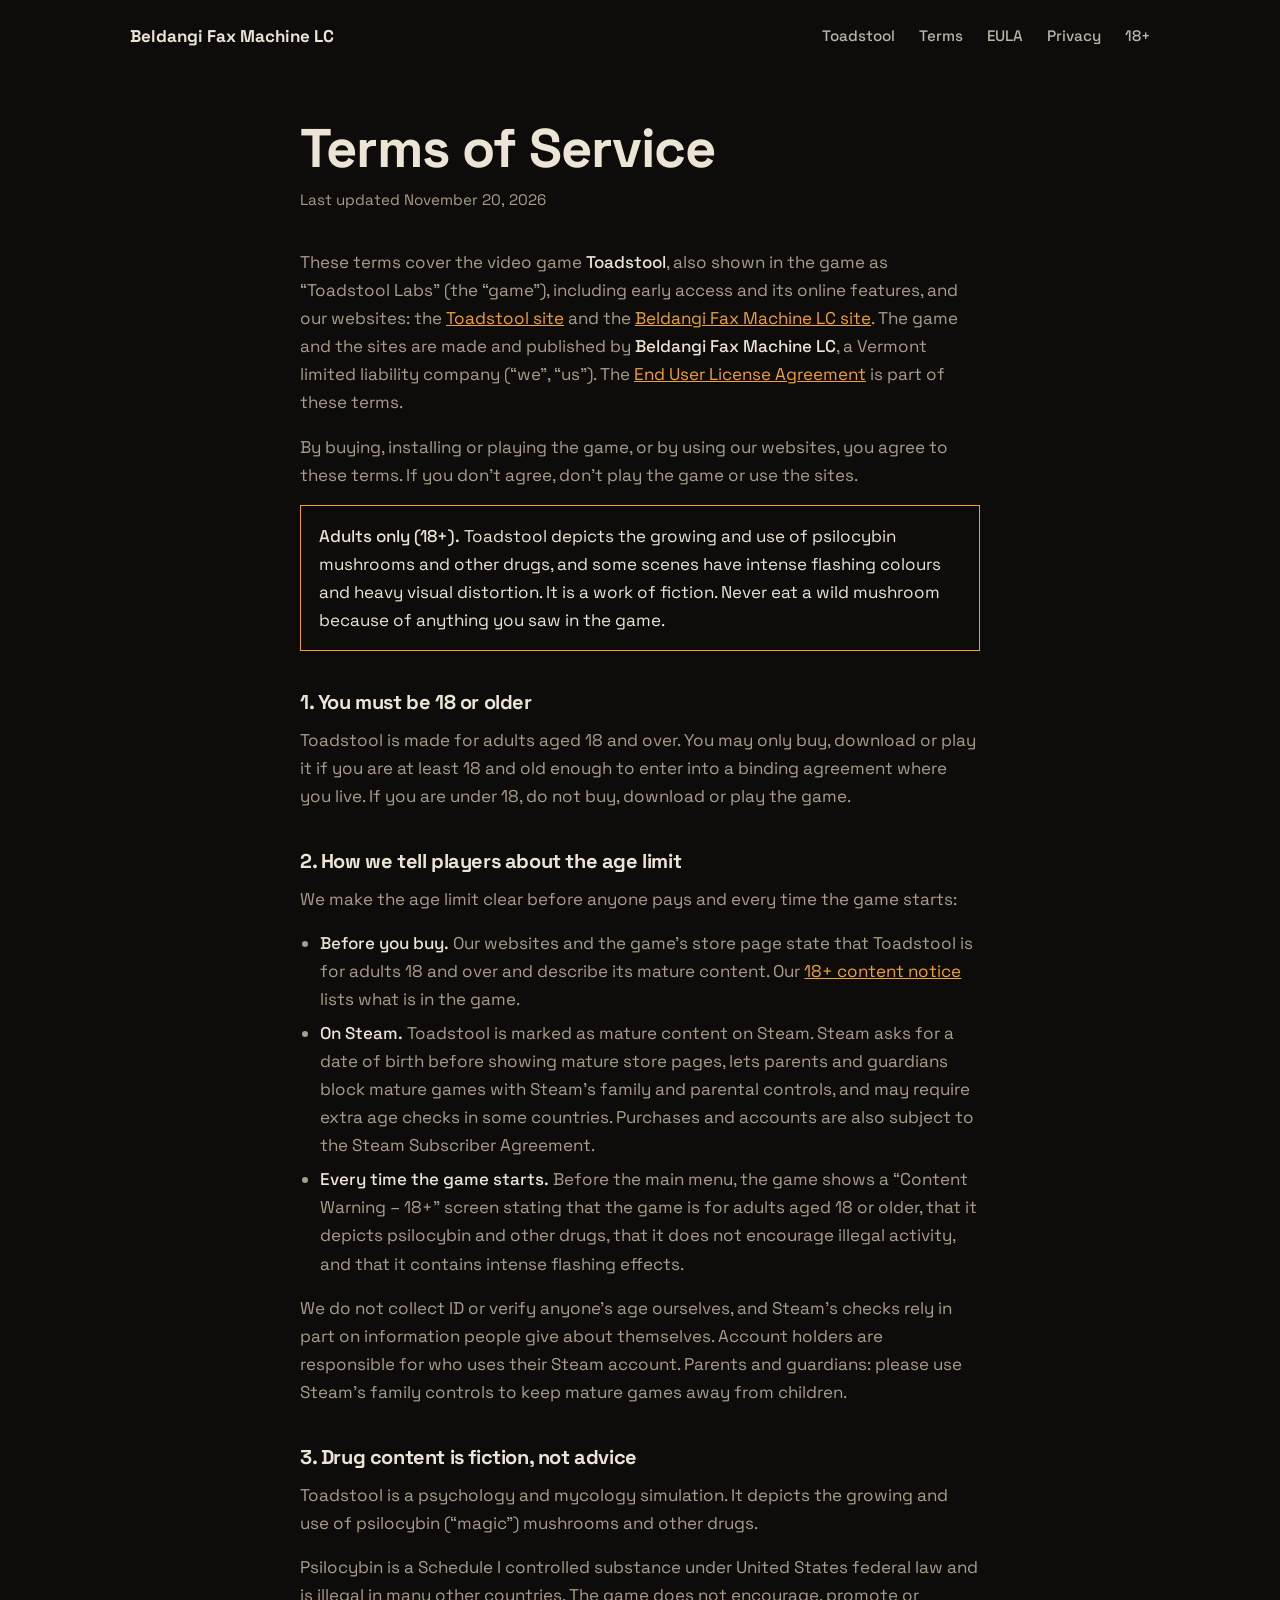
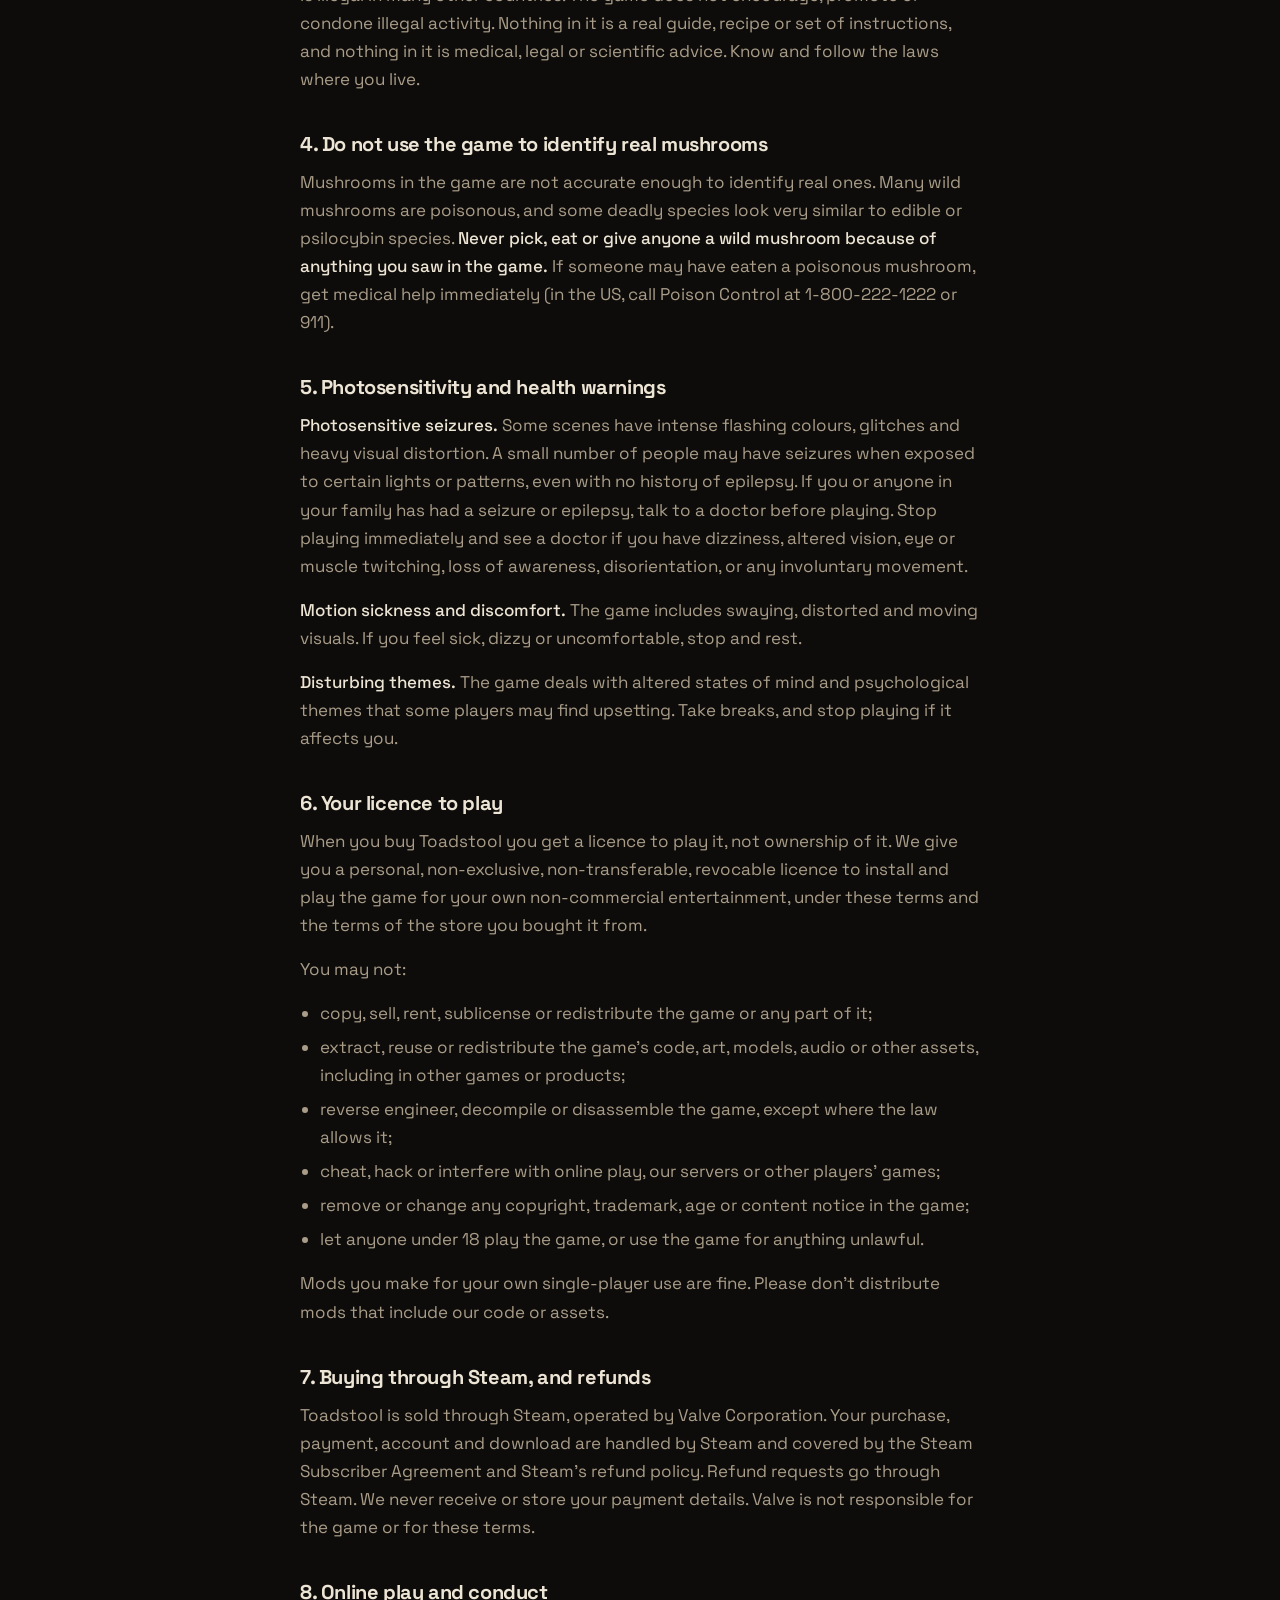
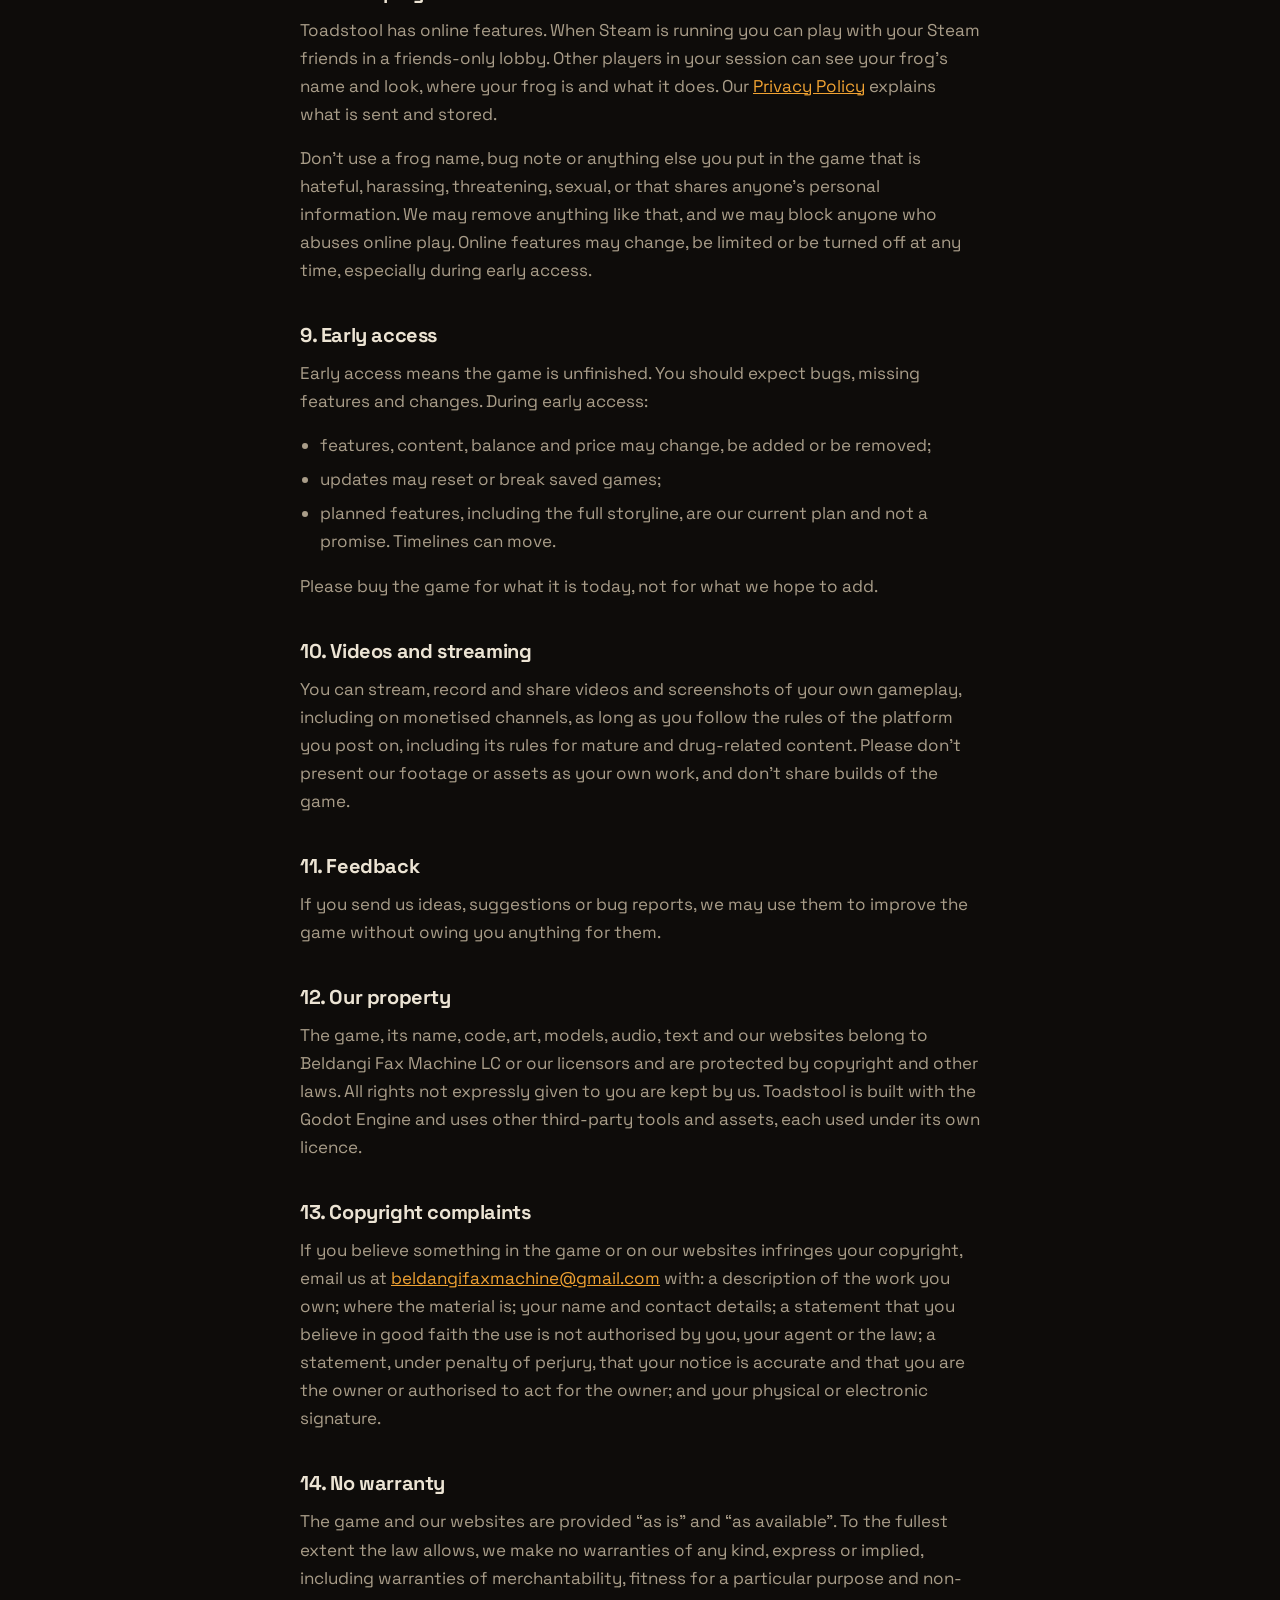
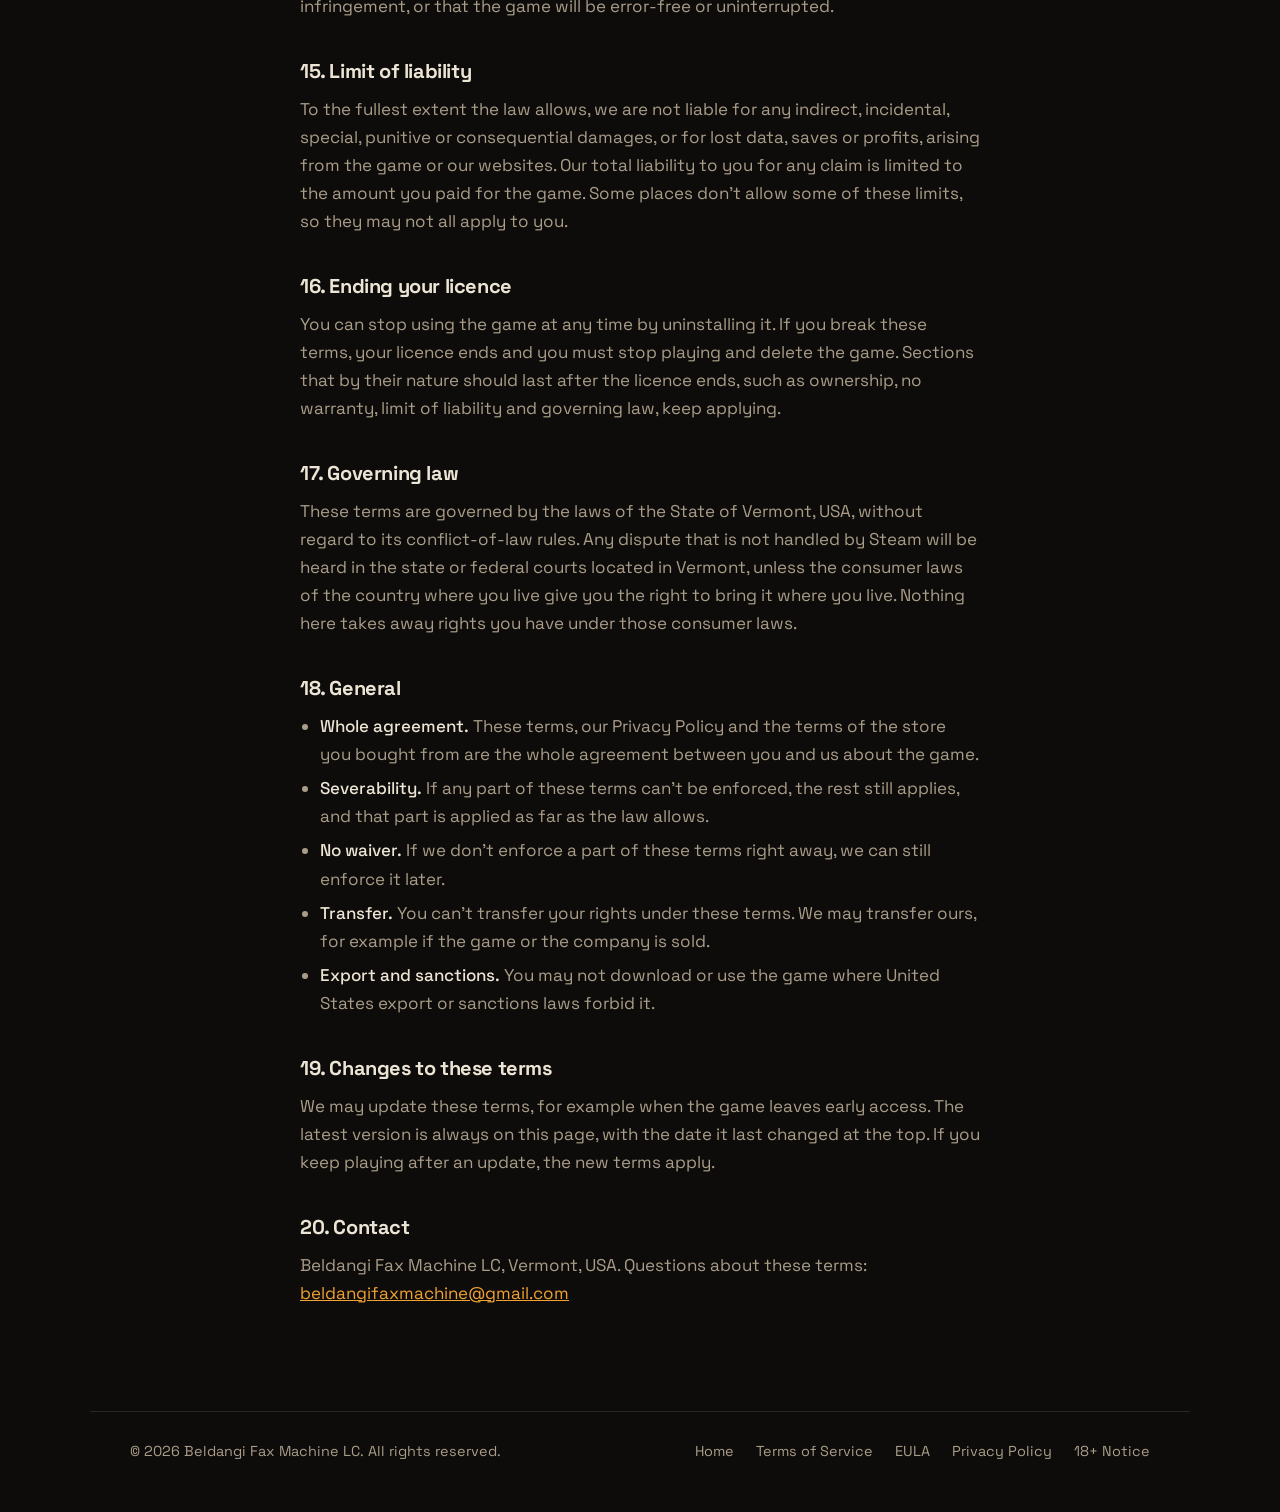
<file: terms.html>
<!doctype html>
<html lang="en">
<head>
<meta charset="utf-8">
<meta name="viewport" content="width=device-width, initial-scale=1">
<meta name="theme-color" content="#0e0c0a">
<meta name="color-scheme" content="dark">
<title>Terms of Service — Beldangi Fax Machine LC</title>
<meta name="description" content="Terms of Service for Toadstool and the Beldangi Fax Machine LC websites.">
<link rel="icon" href="favicon.svg" type="image/svg+xml">
<link rel="preconnect" href="https://fonts.googleapis.com">
<link rel="preconnect" href="https://fonts.gstatic.com" crossorigin>
<link href="https://fonts.googleapis.com/css2?family=Space+Grotesk:wght@400;500;700&display=swap" rel="stylesheet">
<link rel="stylesheet" href="styles.css">
</head>
<body>
<header class="top">
  <a class="studio" href="./">Beldangi Fax Machine LC</a>
  <nav aria-label="Pages">
    <a href="./#toadstool">Toadstool</a>
    <a href="terms.html">Terms</a>
    <a href="eula.html">EULA</a>
    <a href="privacy.html">Privacy</a>
    <a href="age.html">18+</a>
  </nav>
</header>

<main class="doc">
  <h1>Terms of Service</h1>
  <p class="updated">Last updated November 20, 2026</p>
  <p>These terms cover the video game <strong>Toadstool</strong>, also shown in the game as
  &ldquo;Toadstool Labs&rdquo; (the &ldquo;game&rdquo;), including early access and its online
  features, and our websites: the <a href="https://bahun-ko-ckusi.github.io/toadstoolweblink/">Toadstool site</a> and the
  <a href="https://beldangifaxmachine.com/">Beldangi Fax Machine LC site</a>. The game and the sites are made and
  published by <strong>Beldangi Fax Machine LC</strong>, a Vermont limited liability company
  (&ldquo;we&rdquo;, &ldquo;us&rdquo;). The <a href="eula.html">End User License Agreement</a> is
  part of these terms.</p>
  <p>By buying, installing or playing the game, or by using our websites, you agree to these
  terms. If you don&rsquo;t agree, don&rsquo;t play the game or use the sites.</p>

  <div class="notice" role="note">
    <p><strong>Adults only (18+).</strong> Toadstool depicts the growing and use of psilocybin
    mushrooms and other drugs, and some scenes have intense flashing colours and heavy visual
    distortion. It is a work of fiction. Never eat a wild mushroom because of anything you saw in
    the game.</p>
  </div>

  <h2 id="age">1. You must be 18 or older</h2>
  <p>Toadstool is made for adults aged 18 and over. You may only buy, download or play it if you
  are at least 18 and old enough to enter into a binding agreement where you live. If you are under
  18, do not buy, download or play the game.</p>

  <h2 id="age-notice">2. How we tell players about the age limit</h2>
  <p>We make the age limit clear before anyone pays and every time the game starts:</p>
  <ul>
    <li><strong>Before you buy.</strong> Our websites and the game&rsquo;s store page state that
    Toadstool is for adults 18 and over and describe its mature content. Our
    <a href="age.html">18+ content notice</a> lists what is in the game.</li>
    <li><strong>On Steam.</strong> Toadstool is marked as mature content on Steam. Steam asks for
    a date of birth before showing mature store pages, lets parents and guardians block mature
    games with Steam&rsquo;s family and parental controls, and may require extra age checks in
    some countries. Purchases and accounts are also subject to the Steam Subscriber Agreement.</li>
    <li><strong>Every time the game starts.</strong> Before the main menu, the game shows a
    &ldquo;Content Warning &ndash; 18+&rdquo; screen stating that the game is for adults aged 18
    or older, that it depicts psilocybin and other drugs, that it does not encourage illegal
    activity, and that it contains intense flashing effects.</li>
  </ul>
  <p>We do not collect ID or verify anyone&rsquo;s age ourselves, and Steam&rsquo;s checks rely in
  part on information people give about themselves. Account holders are responsible for who uses
  their Steam account. Parents and guardians: please use Steam&rsquo;s family controls to keep
  mature games away from children.</p>

  <h2 id="content">3. Drug content is fiction, not advice</h2>
  <p>Toadstool is a psychology and mycology simulation. It depicts the growing and use of
  psilocybin (&ldquo;magic&rdquo;) mushrooms and other drugs.</p>
  <p>Psilocybin is a Schedule I controlled substance under United States federal law and is
  illegal in many other countries. The game does not encourage, promote or condone illegal
  activity. Nothing in it is a real guide, recipe or set of instructions, and nothing in it is
  medical, legal or scientific advice. Know and follow the laws where you live.</p>

  <h2 id="mushrooms">4. Do not use the game to identify real mushrooms</h2>
  <p>Mushrooms in the game are not accurate enough to identify real ones. Many wild mushrooms are
  poisonous, and some deadly species look very similar to edible or psilocybin species.
  <strong>Never pick, eat or give anyone a wild mushroom because of anything you saw in the
  game.</strong> If someone may have eaten a poisonous mushroom, get medical help immediately (in
  the US, call Poison Control at 1-800-222-1222 or 911).</p>

  <h2 id="health">5. Photosensitivity and health warnings</h2>
  <p><strong>Photosensitive seizures.</strong> Some scenes have intense flashing colours, glitches
  and heavy visual distortion. A small number of people may have seizures when exposed to certain
  lights or patterns, even with no history of epilepsy. If you or anyone in your family has had a
  seizure or epilepsy, talk to a doctor before playing. Stop playing immediately and see a doctor
  if you have dizziness, altered vision, eye or muscle twitching, loss of awareness,
  disorientation, or any involuntary movement.</p>
  <p><strong>Motion sickness and discomfort.</strong> The game includes swaying, distorted and
  moving visuals. If you feel sick, dizzy or uncomfortable, stop and rest.</p>
  <p><strong>Disturbing themes.</strong> The game deals with altered states of mind and
  psychological themes that some players may find upsetting. Take breaks, and stop playing if it
  affects you.</p>

  <h2 id="license">6. Your licence to play</h2>
  <p>When you buy Toadstool you get a licence to play it, not ownership of it. We give you a
  personal, non-exclusive, non-transferable, revocable licence to install and play the game for
  your own non-commercial entertainment, under these terms and the terms of the store you bought
  it from.</p>
  <p>You may not:</p>
  <ul>
    <li>copy, sell, rent, sublicense or redistribute the game or any part of it;</li>
    <li>extract, reuse or redistribute the game&rsquo;s code, art, models, audio or other assets,
    including in other games or products;</li>
    <li>reverse engineer, decompile or disassemble the game, except where the law allows it;</li>
    <li>cheat, hack or interfere with online play, our servers or other players&rsquo; games;</li>
    <li>remove or change any copyright, trademark, age or content notice in the game;</li>
    <li>let anyone under 18 play the game, or use the game for anything unlawful.</li>
  </ul>
  <p>Mods you make for your own single-player use are fine. Please don&rsquo;t distribute mods that
  include our code or assets.</p>

  <h2 id="steam">7. Buying through Steam, and refunds</h2>
  <p>Toadstool is sold through Steam, operated by Valve Corporation. Your purchase, payment,
  account and download are handled by Steam and covered by the Steam Subscriber Agreement and
  Steam&rsquo;s refund policy. Refund requests go through Steam. We never receive or store your
  payment details. Valve is not responsible for the game or for these terms.</p>

  <h2 id="online">8. Online play and conduct</h2>
  <p>Toadstool has online features. When Steam is running you can play with your Steam friends in
  a friends-only lobby. Other players in your session can see your frog&rsquo;s name and look,
  where your frog is and what it does. Our <a href="privacy.html">Privacy Policy</a> explains what
  is sent and stored.</p>
  <p>Don&rsquo;t use a frog name, bug note or anything else you put in the game that is hateful,
  harassing, threatening, sexual, or that shares anyone&rsquo;s personal information. We may remove
  anything like that, and we may block anyone who abuses online play. Online features may change,
  be limited or be turned off at any time, especially during early access.</p>

  <h2 id="early-access">9. Early access</h2>
  <p>Early access means the game is unfinished. You should expect bugs, missing features and
  changes. During early access:</p>
  <ul>
    <li>features, content, balance and price may change, be added or be removed;</li>
    <li>updates may reset or break saved games;</li>
    <li>planned features, including the full storyline, are our current plan and not a promise.
    Timelines can move.</li>
  </ul>
  <p>Please buy the game for what it is today, not for what we hope to add.</p>

  <h2 id="videos">10. Videos and streaming</h2>
  <p>You can stream, record and share videos and screenshots of your own gameplay, including on
  monetised channels, as long as you follow the rules of the platform you post on, including its
  rules for mature and drug-related content. Please don&rsquo;t present our footage or assets as
  your own work, and don&rsquo;t share builds of the game.</p>

  <h2 id="feedback">11. Feedback</h2>
  <p>If you send us ideas, suggestions or bug reports, we may use them to improve the game without
  owing you anything for them.</p>

  <h2 id="ip">12. Our property</h2>
  <p>The game, its name, code, art, models, audio, text and our websites belong to Beldangi Fax
  Machine LC or our licensors and are protected by copyright and other laws. All rights not
  expressly given to you are kept by us. Toadstool is built with the Godot Engine and uses other
  third-party tools and assets, each used under its own licence.</p>

  <h2 id="copyright">13. Copyright complaints</h2>
  <p>If you believe something in the game or on our websites infringes your copyright, email us at
  <a href="mailto:beldangifaxmachine@gmail.com">beldangifaxmachine@gmail.com</a> with: a description of the work you own; where the material is; your name and contact
  details; a statement that you believe in good faith the use is not authorised by you, your agent
  or the law; a statement, under penalty of perjury, that your notice is accurate and that you are
  the owner or authorised to act for the owner; and your physical or electronic signature.</p>

  <h2 id="warranty">14. No warranty</h2>
  <p>The game and our websites are provided &ldquo;as is&rdquo; and &ldquo;as available&rdquo;. To
  the fullest extent the law allows, we make no warranties of any kind, express or implied,
  including warranties of merchantability, fitness for a particular purpose and non-infringement,
  or that the game will be error-free or uninterrupted.</p>

  <h2 id="liability">15. Limit of liability</h2>
  <p>To the fullest extent the law allows, we are not liable for any indirect, incidental, special,
  punitive or consequential damages, or for lost data, saves or profits, arising from the game or
  our websites. Our total liability to you for any claim is limited to the amount you paid for the
  game. Some places don&rsquo;t allow some of these limits, so they may not all apply to you.</p>

  <h2 id="ending">16. Ending your licence</h2>
  <p>You can stop using the game at any time by uninstalling it. If you break these terms, your
  licence ends and you must stop playing and delete the game. Sections that by their nature should
  last after the licence ends, such as ownership, no warranty, limit of liability and governing
  law, keep applying.</p>

  <h2 id="law">17. Governing law</h2>
  <p>These terms are governed by the laws of the State of Vermont, USA, without regard to its
  conflict-of-law rules. Any dispute that is not handled by Steam will be heard in the state or
  federal courts located in Vermont, unless the consumer laws of the country where you live give
  you the right to bring it where you live. Nothing here takes away rights you have under those
  consumer laws.</p>

  <h2 id="general">18. General</h2>
  <ul>
    <li><strong>Whole agreement.</strong> These terms, our Privacy Policy and the terms of the
    store you bought from are the whole agreement between you and us about the game.</li>
    <li><strong>Severability.</strong> If any part of these terms can&rsquo;t be enforced, the rest
    still applies, and that part is applied as far as the law allows.</li>
    <li><strong>No waiver.</strong> If we don&rsquo;t enforce a part of these terms right away, we
    can still enforce it later.</li>
    <li><strong>Transfer.</strong> You can&rsquo;t transfer your rights under these terms. We may
    transfer ours, for example if the game or the company is sold.</li>
    <li><strong>Export and sanctions.</strong> You may not download or use the game where United
    States export or sanctions laws forbid it.</li>
  </ul>

  <h2 id="changes">19. Changes to these terms</h2>
  <p>We may update these terms, for example when the game leaves early access. The latest version
  is always on this page, with the date it last changed at the top. If you keep playing after an
  update, the new terms apply.</p>

  <h2 id="contact">20. Contact</h2>
  <p>Beldangi Fax Machine LC, Vermont, USA. Questions about these terms: <a href="mailto:beldangifaxmachine@gmail.com">beldangifaxmachine@gmail.com</a></p>
</main>

<footer class="foot">
  <nav class="foot-links" aria-label="Legal">
    <a href="./">Home</a>
    <a href="terms.html">Terms of Service</a>
    <a href="eula.html">EULA</a>
    <a href="privacy.html">Privacy Policy</a>
    <a href="age.html">18+ Notice</a>
  </nav>
  <p>&copy; 2026 Beldangi Fax Machine LC. All rights reserved.</p>
</footer>
</body>
</html>
</file>
<file: styles.css>
/* Beldangi Fax Machine LC — same brand as the Toadstool site */

:root {
  color-scheme: dark;
  --bg:     #0e0c0a;
  --panel:  #151210;
  --text:   #ece4d4;
  --muted:  #a99d89;
  --line:   #2b2620;
  --accent: #f0a232;
  --wrap: 1100px;
  --pad: clamp(20px, 4.5vw, 40px);
  --sans: "Space Grotesk", system-ui, -apple-system, sans-serif;
}

*, *::before, *::after { box-sizing: border-box; }
html { -webkit-text-size-adjust: 100%; scroll-behavior: smooth; }
@media (prefers-reduced-motion: reduce) { html { scroll-behavior: auto; } }

body {
  margin: 0;
  background: var(--bg);
  color: var(--text);
  font: 400 17px/1.65 var(--sans);
  -webkit-font-smoothing: antialiased;
  overflow-x: hidden;
}

h1, h2 { font-weight: 700; letter-spacing: -0.02em; margin: 0; }
h2 { font-size: clamp(1.6rem, 1.2rem + 1.4vw, 2.2rem); line-height: 1.15; margin-bottom: 28px; }
p { margin: 0 0 16px; color: var(--muted); max-width: 62ch; }
a { color: var(--text); }
a:hover { color: var(--accent); }
:focus-visible { outline: 2px solid var(--accent); outline-offset: 3px; }

/* ── top bar ───────────────────────────────────────────────────────── */

.top {
  max-width: var(--wrap);
  margin: 0 auto;
  padding: 22px var(--pad);
  display: flex;
  align-items: center;
  justify-content: space-between;
  gap: 16px;
}
.studio { font-weight: 700; text-decoration: none; }
.top nav { display: flex; gap: 24px; }
.top nav a { color: rgba(236, 228, 212, .78); text-decoration: none; font-weight: 500; font-size: .95rem; }
.top nav a:hover { color: var(--accent); }
@media (max-width: 560px) {
  .top nav a:not([href="#contact"]) { display: none; }
}

/* ── the studio's title space ──────────────────────────────────────── */

.title-space {
  max-width: var(--wrap);
  margin: 0 auto;
  padding: clamp(56px, 13vh, 140px) var(--pad) clamp(64px, 12vh, 128px);
}
.title-space h1 {
  font-size: clamp(2.4rem, 10.5vw, 7rem);
  line-height: .9;
  letter-spacing: -0.045em;
  margin-bottom: clamp(24px, 4vw, 40px);
}
.title-space h1 span { display: block; }
.title-line {
  font-size: clamp(1.1rem, .95rem + .6vw, 1.4rem);
  line-height: 1.5;
  color: var(--muted);
  max-width: 40ch;
  margin: 0;
}
.title-line a { color: var(--text); text-decoration-color: var(--accent); text-underline-offset: .2em; }
.title-line a:hover { color: var(--accent); }

/* ── the game, in its own footage ──────────────────────────────────── */

.hero {
  max-width: var(--wrap);
  margin: 0 auto;
  padding: 64px var(--pad) 72px;
  border-top: 1px solid var(--line);
  display: grid;
  gap: 28px;
}
.hero-media video {
  display: block;
  width: 100%;
  height: auto;
  max-height: 72vh;
  object-fit: cover;
  background: var(--panel);
}
.hero h2 { font-size: clamp(2.6rem, 1.8rem + 3.6vw, 4.5rem); line-height: 1; margin-bottom: 14px; }
.lede { font-size: 1.25rem; line-height: 1.45; color: var(--text); margin-bottom: 10px; max-width: 30ch; }
.when { margin-bottom: 26px; }

.btn {
  display: inline-block;
  background: var(--accent);
  color: #17110a;
  font-weight: 700;
  text-decoration: none;
  padding: 14px 22px;
}
.btn:hover { background: #ffb64d; color: #17110a; }

@media (min-width: 820px) {
  .hero {
    grid-template-columns: minmax(0, 1fr) minmax(0, 420px);
    align-items: center;
    gap: 56px;
    padding-top: 88px;
    padding-bottom: 96px;
  }
  .hero-text { order: -1; }
  .hero-media video { max-height: 78vh; }
}

/* ── sections ──────────────────────────────────────────────────────── */

.block {
  max-width: var(--wrap);
  margin: 0 auto;
  padding: 72px var(--pad);
  border-top: 1px solid var(--line);
}

.about { display: grid; gap: 32px; }
@media (min-width: 820px) {
  .about { grid-template-columns: minmax(0, 1.5fr) minmax(0, 1fr); gap: 64px; align-items: start; }
}

.facts { margin: 0; }
.facts div {
  display: grid;
  grid-template-columns: 110px 1fr;
  gap: 16px;
  padding: 12px 0;
  border-top: 1px solid var(--line);
}
.facts div:last-child { border-bottom: 1px solid var(--line); }
.facts dt { color: var(--muted); }
.facts dd { margin: 0; font-weight: 500; }

/* screenshots */
.shots {
  list-style: none;
  margin: 0;
  padding: 0;
  display: grid;
  gap: 28px 20px;
}
/* only one screenshot now, so it gets the full width */
.shots { max-width: 960px; }

.shot {
  display: block;
  width: 100%;
  padding: 0;
  border: 0;
  background: var(--panel);
  cursor: zoom-in;
}
.shot img, .shot video {
  display: block;
  width: 100%;
  height: auto;
  aspect-ratio: 16 / 9;
  object-fit: cover;
}
.shot:hover img, .shot:hover video { opacity: .88; }
.shots p { font-size: .95rem; line-height: 1.45; margin: 10px 0 0; }

/* contact */
.reach p { margin-bottom: 6px; }
.mail {
  font-weight: 700;
  font-size: clamp(1.05rem, .8rem + 1.4vw, 1.5rem);
  color: var(--accent);
  text-decoration: none;
  border-bottom: 1px solid currentColor;
  overflow-wrap: anywhere;
}
.mail:hover { color: #ffb64d; }

/* ── footer ────────────────────────────────────────────────────────── */

.foot {
  max-width: var(--wrap);
  margin: 0 auto;
  padding: 28px var(--pad) 48px;
  border-top: 1px solid var(--line);
}
.foot { display: flex; flex-wrap: wrap; justify-content: space-between; gap: 12px 28px; }
.foot p { margin: 0; font-size: .9rem; }
.foot-links { display: flex; gap: 22px; order: 2; }
.foot-links a { color: var(--muted); font-size: .9rem; text-decoration: none; }
.foot-links a:hover { color: var(--accent); }

/* ── legal pages ───────────────────────────────────────────────────── */

.doc {
  max-width: 760px;
  margin: 0 auto;
  padding: 48px var(--pad) 88px;
}
.doc h1 { font-size: clamp(2.2rem, 1.6rem + 2.6vw, 3.4rem); line-height: 1.05; margin-bottom: 10px; }
.doc .updated { font-size: .95rem; margin-bottom: 36px; }
.doc h2 { font-size: 1.25rem; margin: 40px 0 12px; scroll-margin-top: 20px; }
.doc p, .doc li { color: var(--muted); }
.doc strong { color: var(--text); font-weight: 500; }
.doc ul { padding-left: 1.2em; margin: 0 0 16px; max-width: 62ch; }
.doc li { margin-bottom: 6px; }
.doc a { color: var(--accent); }

/* ── screenshot viewer ─────────────────────────────────────────────── */

.viewer {
  width: min(1200px, 94vw);
  max-width: none;
  padding: 0;
  border: 0;
  background: transparent;
  color: var(--text);
}
.viewer::backdrop { background: rgba(8, 7, 6, .9); }
.viewer form { display: flex; justify-content: flex-end; margin: 0 0 10px; }
.close {
  font: 500 .95rem/1 var(--sans);
  color: var(--text);
  background: none;
  border: 1px solid var(--line);
  padding: 10px 14px;
  cursor: pointer;
}
.close:hover { border-color: var(--accent); color: var(--accent); }
.viewer-media img, .viewer-media video { display: block; width: 100%; height: auto; max-height: 82vh; object-fit: contain; background: #000; }

/* ── age + content notices ─────────────────────────────────────────── */

.age-note { font-size: .9rem; margin: 16px 0 0; max-width: 46ch; }
.age-note a { color: var(--text); text-decoration-color: var(--accent); text-underline-offset: .2em; }
.age-block { color: var(--text); border-left: 3px solid var(--accent); padding-left: 14px; }
.notice { border: 1px solid var(--accent); padding: 16px 18px; margin: 8px 0 28px; max-width: 64ch; }
.notice p { color: var(--text); margin: 0; }
</file>
